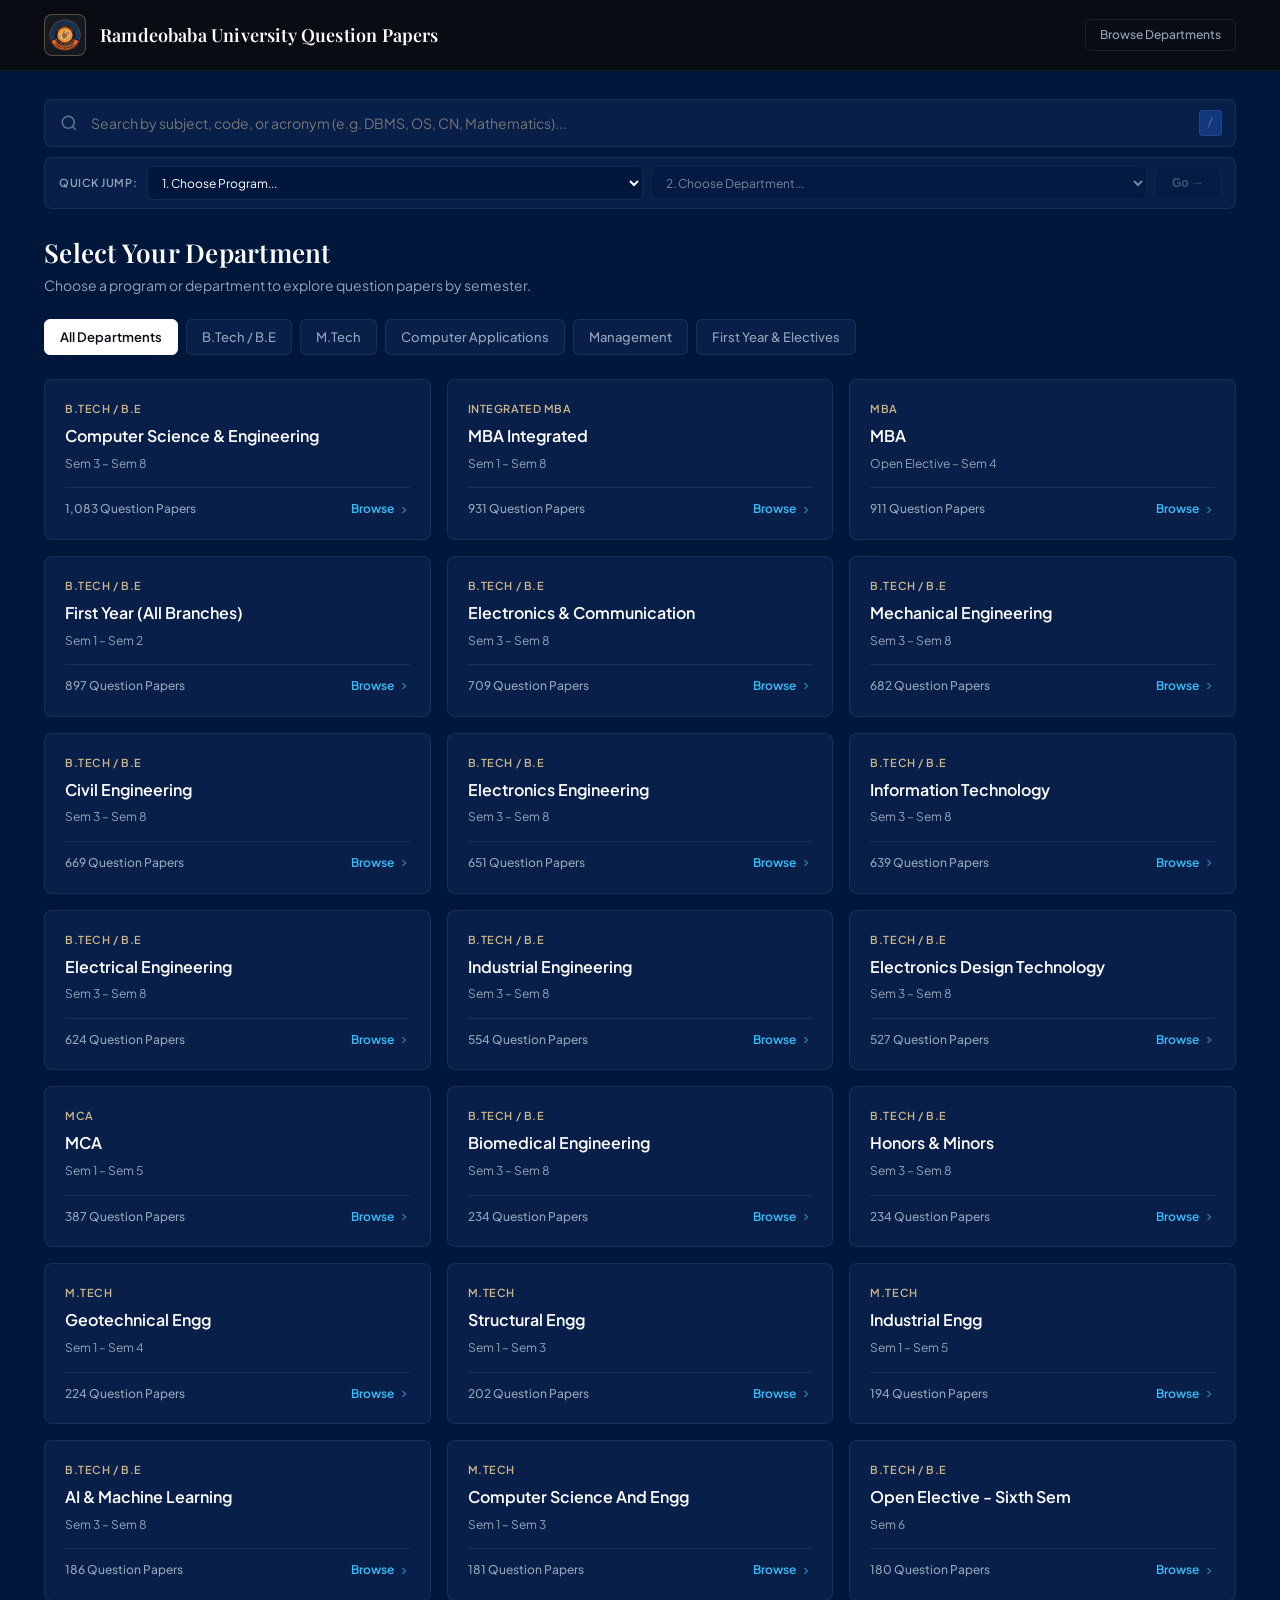
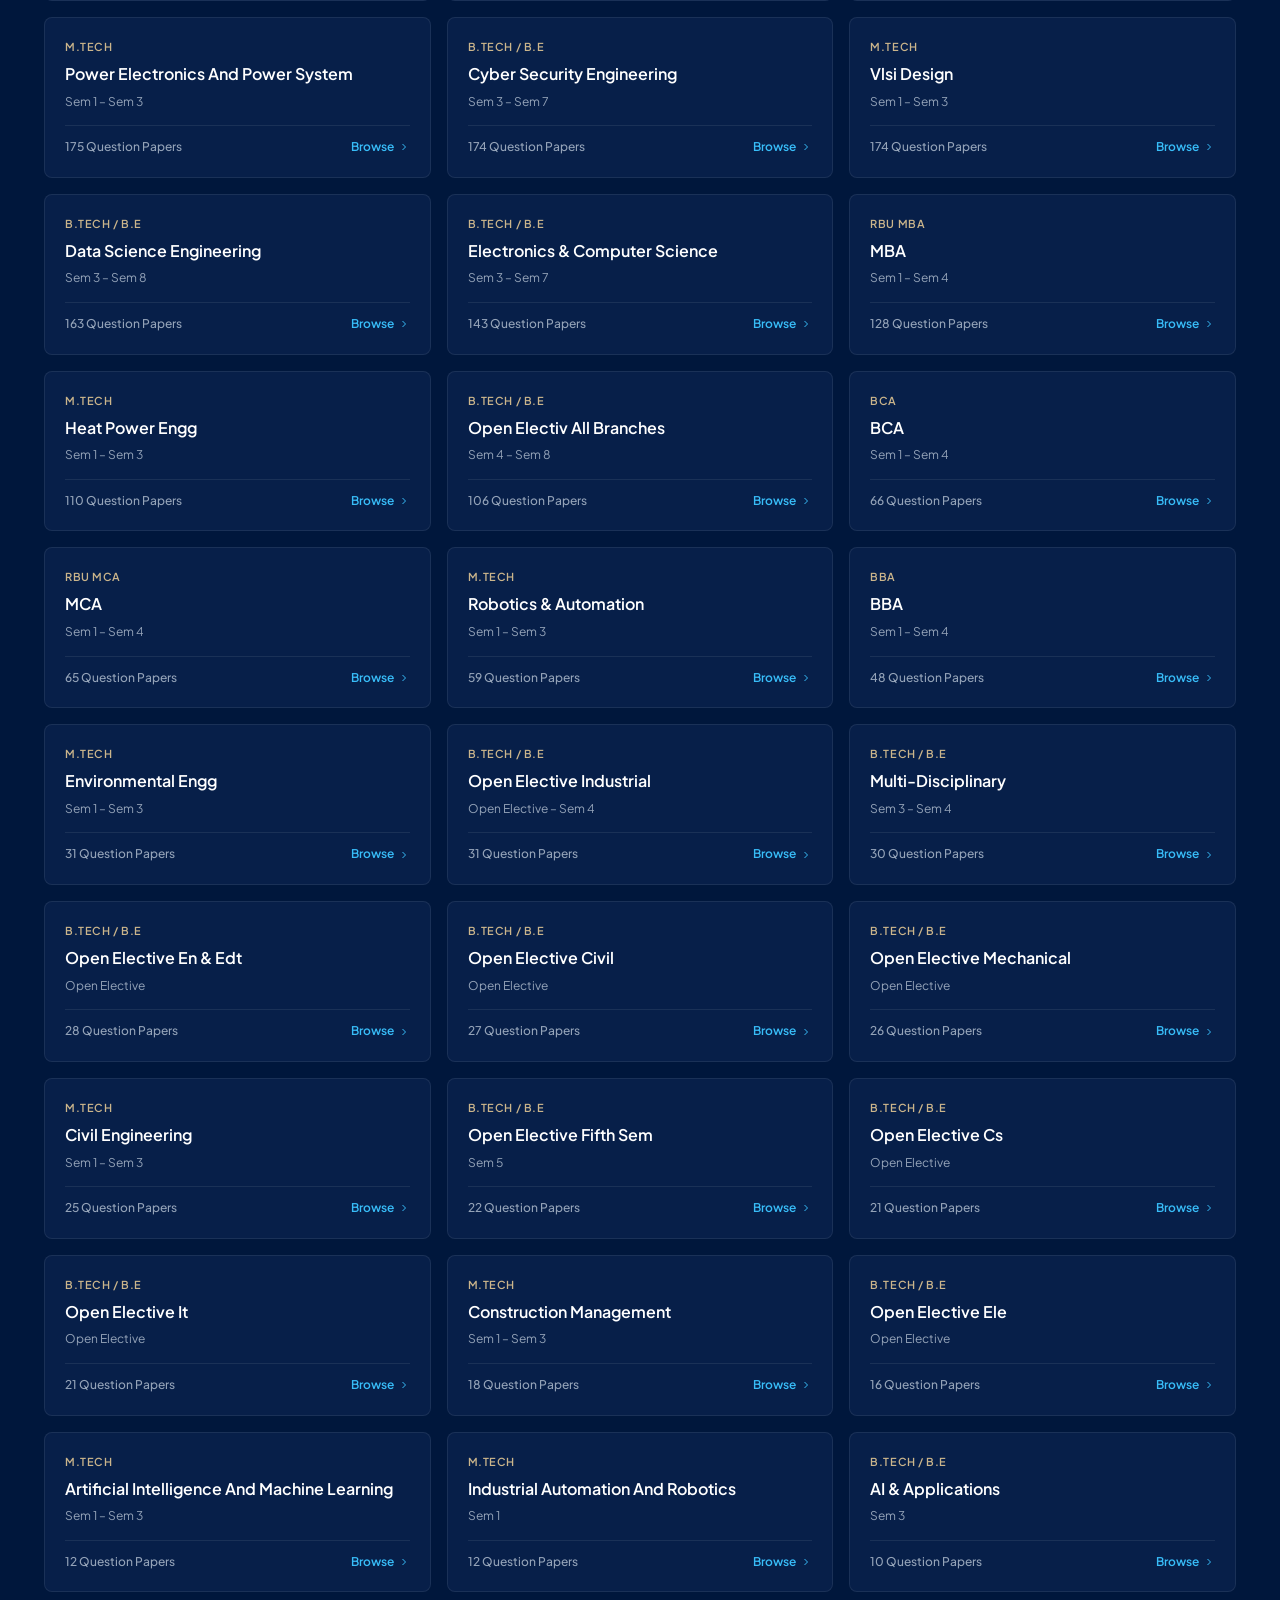
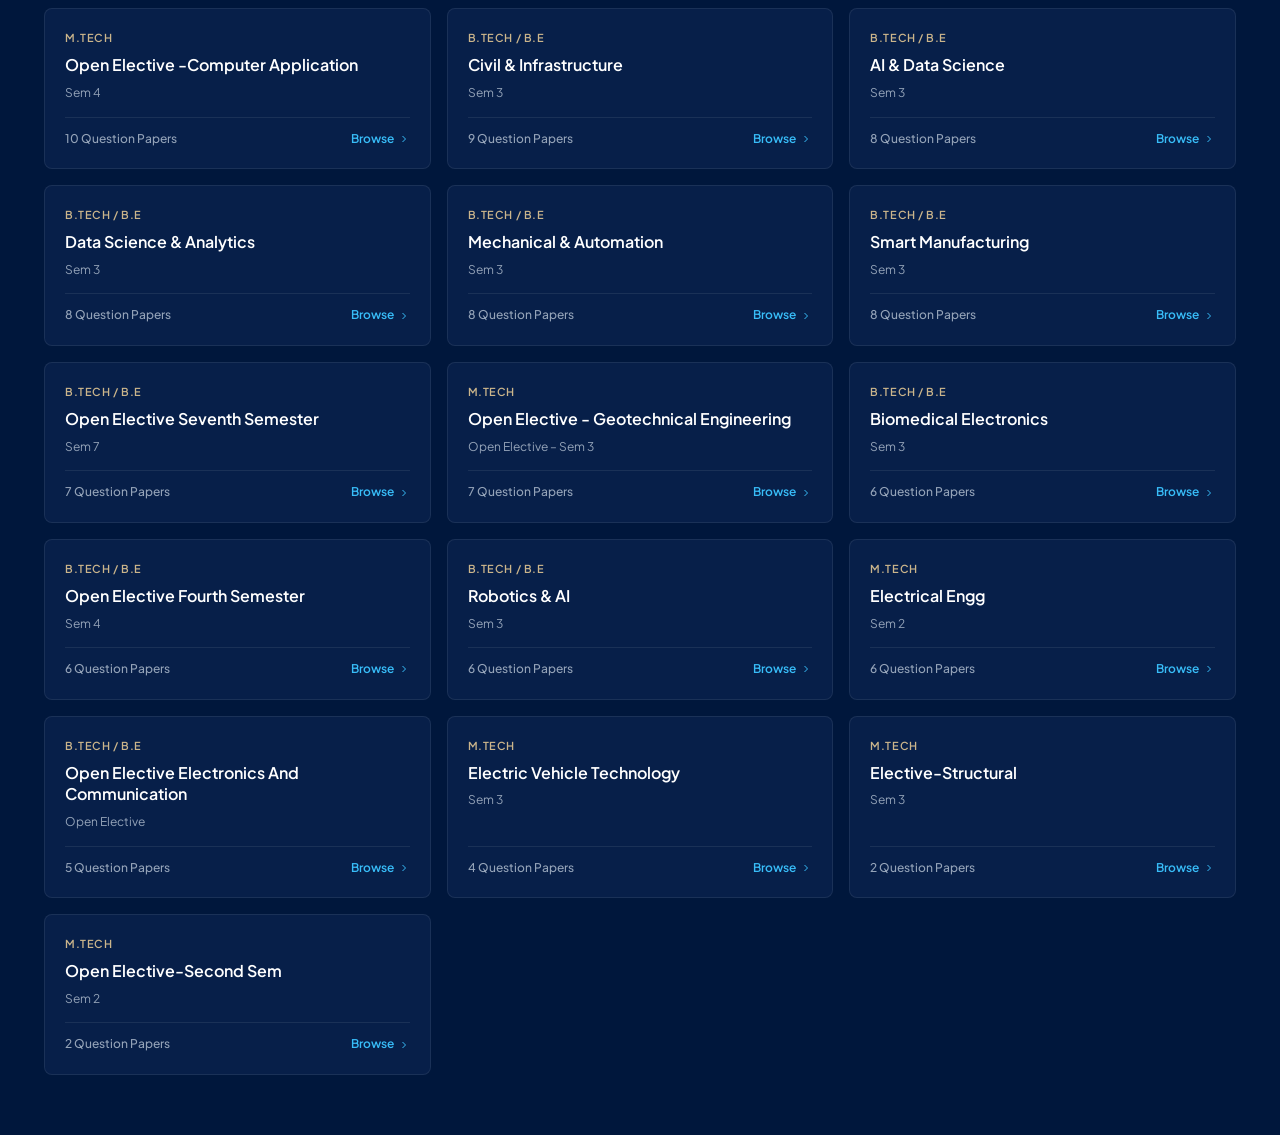
<file: web/index.html>
<!DOCTYPE html>
<html lang="en">
<head>
    <meta charset="UTF-8">
    <meta name="viewport" content="width=device-width, initial-scale=1.0">
    <title>Ramdeobaba University Question Papers</title>
    <!-- Official Ramdeobaba University Favicon -->
    <link rel="icon" type="image/png" sizes="32x32" href="./favicon-32.png">
    <link rel="icon" type="image/png" sizes="192x192" href="./favicon-192.png">
    <link rel="shortcut icon" href="./favicon.ico">
    <link rel="apple-touch-icon" href="./favicon-192.png">
    <link rel="preconnect" href="https://fonts.googleapis.com">
    <link rel="preconnect" href="https://fonts.gstatic.com" crossorigin>
    <link href="https://fonts.googleapis.com/css2?family=Plus+Jakarta+Sans:wght@400;500;600;700&family=Playfair+Display:ital,wght@0,600;1,600&family=JetBrains+Mono:wght@400;500&display=swap" rel="stylesheet">
    <link rel="stylesheet" href="./style.css">
    <!-- Local Offline PDF.js -->
    <script src="./pdf.min.js"></script>
</head>
<body>
    <div class="site-container">
        <!-- University Header -->
        <header class="site-header">
            <div class="header-inner">
                <a href="/" class="brand-link" onclick="handleLinkClick(event, '/')">
                    <div class="university-crest-wrap">
                        <img src="./rbu_emblem.png" alt="Ramdeobaba University Emblem" class="university-crest-img">
                    </div>
                    <div class="brand-info">
                        <h1 class="portal-title">
                            <span class="portal-title-full">Ramdeobaba University Question Papers</span>
                            <span class="portal-title-mobile">RBU Papers</span>
                        </h1>
                    </div>
                </a>

                <div class="header-nav">
                    <button class="nav-btn" id="nav-starred-btn" onclick="showStarredShelf()" style="display:none;">
                        <svg width="14" height="14" viewBox="0 0 24 24" fill="currentColor" stroke="currentColor" stroke-width="1">
                            <polygon points="12 2 15.09 8.26 22 9.27 17 14.14 18.18 21.02 12 17.77 5.82 21.02 7 14.14 2 9.27 8.91 8.26 12 2"></polygon>
                        </svg>
                        <span id="nav-starred-count">Starred (0)</span>
                    </button>
                    <a href="/" class="nav-btn" id="browse-depts-link" onclick="handleLinkClick(event, '/')">Browse Departments</a>
                </div>
            </div>
        </header>

        <!-- Main Workspace -->
        <main class="site-main">
            <!-- Search Bar with Acronym & Typo tolerance -->
            <section class="search-container">
                <div class="search-input-wrap">
                    <svg class="search-icon" width="18" height="18" viewBox="0 0 24 24" fill="none" stroke="currentColor" stroke-width="2">
                        <circle cx="11" cy="11" r="8"></circle>
                        <line x1="21" y1="21" x2="16.65" y2="16.65"></line>
                    </svg>
                    <input type="text" id="search-input" placeholder="Search by subject, code, or acronym (e.g. DBMS, OS, CN, Mathematics)..." autocomplete="off" spellcheck="false">
                    <div class="search-hotkey" id="shortcut-cue">/</div>
                    <button class="search-clear-btn" id="clear-search" style="display:none;" title="Clear search">
                        <svg width="15" height="15" viewBox="0 0 24 24" fill="none" stroke="currentColor" stroke-width="2">
                            <line x1="18" y1="6" x2="6" y2="18"></line>
                            <line x1="6" y1="6" x2="18" y2="18"></line>
                        </svg>
                    </button>
                </div>
                <!-- Acronym suggestion chip -->
                <div class="search-suggestion-bar" id="search-suggestion-bar" style="display:none;">
                    <span class="suggestion-text" id="suggestion-text"></span>
                </div>

                <!-- Instant 2-Step Dropdown Department Jump -->
                <div class="quick-jump-strip" id="quick-jump-strip">
                    <span class="quick-jump-label">Quick Jump:</span>
                    <div class="quick-jump-controls">
                        <select id="quick-program-select" class="quick-select" aria-label="Choose Program">
                            <option value="">1. Choose Program...</option>
                        </select>
                        <select id="quick-branch-select" class="quick-select" aria-label="Choose Department" disabled>
                            <option value="">2. Choose Department...</option>
                        </select>
                        <button id="quick-go-btn" class="quick-go-btn" disabled>Go &rarr;</button>
                    </div>
                </div>
            </section>

            <!-- ===================================================================
                 VIEW 1: DEPARTMENTS & STARRED SUBJECTS (LANDING SCREEN)
                 Never shows full papers at once. Only shows branches first.
                 =================================================================== -->
            <section class="departments-view" id="category-view">
                <!-- Starred / Bookmarked Subjects Shelf -->
                <div class="starred-shelf" id="starred-shelf" style="display: none;">
                    <div class="shelf-header">
                        <div class="shelf-title-wrap">
                            <svg width="16" height="16" viewBox="0 0 24 24" fill="var(--brand-gold)" stroke="var(--brand-gold)" stroke-width="1">
                                <polygon points="12 2 15.09 8.26 22 9.27 17 14.14 18.18 21.02 12 17.77 5.82 21.02 7 14.14 2 9.27 8.91 8.26 12 2"></polygon>
                            </svg>
                            <h3 class="shelf-title">My Starred Subjects</h3>
                        </div>
                        <span class="shelf-subtitle">Quick access saved to your browser</span>
                    </div>
                    <div class="starred-cards-grid" id="starred-cards-grid">
                        <!-- Injected dynamically -->
                    </div>
                </div>

                <div class="departments-heading">
                    <h2 class="view-title">Select Your Department</h2>
                    <p class="view-description">Choose a program or department to explore question papers by semester.</p>
                </div>

                <!-- Discipline Filter Pills (Real links for middle-click/SEO/SPA) -->
                <nav class="discipline-filters" id="category-tabs" aria-label="Discipline Categories">
                    <a href="/?discipline=ALL" class="filter-pill active" data-discipline="ALL">All Departments</a>
                    <a href="/?discipline=BE" class="filter-pill" data-discipline="BE">B.Tech / B.E</a>
                    <a href="/?discipline=MTECH" class="filter-pill" data-discipline="MTECH">M.Tech</a>
                    <a href="/?discipline=CA" class="filter-pill" data-discipline="CA">Computer Applications</a>
                    <a href="/?discipline=MGMT" class="filter-pill" data-discipline="MGMT">Management</a>
                    <a href="/?discipline=COMMON" class="filter-pill" data-discipline="COMMON">First Year &amp; Electives</a>
                </nav>

                <!-- Department Cards Grid -->
                <div class="departments-grid" id="branches-grid">
                    <!-- Populated dynamically -->
                </div>
            </section>

            <!-- ===================================================================
                 VIEW 2: QUESTION PAPERS BROWSER (SHOWN ONLY AFTER SELECTION)
                 =================================================================== -->
            <section class="papers-view" id="explorer-view" style="display: none;">
                <!-- Breadcrumbs & Back Navigation -->
                <div class="view-header">
                    <div class="view-header-main">
                        <a href="/" class="back-link-btn" id="back-to-cats-btn" onclick="handleLinkClick(event, '/')" title="Return to Departments [Alt+Left / Swipe Right]">
                            <svg width="15" height="15" viewBox="0 0 24 24" fill="none" stroke="currentColor" stroke-width="2">
                                <line x1="19" y1="12" x2="5" y2="12"></line>
                                <polyline points="12 19 5 12 12 5"></polyline>
                            </svg>
                            All Departments
                        </a>

                        <div class="title-details">
                            <nav class="breadcrumb-trail" id="explorer-breadcrumbs" aria-label="Breadcrumb Trail">
                                <a href="/" class="crumb-link" onclick="handleLinkClick(event, '/')">Departments</a>
                                <span class="crumb-sep">&rsaquo;</span>
                                <a href="/?discipline=ALL" class="crumb-link" id="bread-program" onclick="handleCrumbDisciplineClick(event)">Program</a>
                                <span class="crumb-sep">&rsaquo;</span>
                                <span id="bread-branch" class="active-crumb">Branch</span>
                            </nav>
                            <h2 class="selected-department-title" id="explorer-branch-title">Department Name</h2>
                        </div>
                    </div>

                    <!-- Feature 6: WhatsApp & Telegram "Class Pack" Share Formatter -->
                    <div class="view-header-actions">
                        <button class="share-classpack-btn" id="share-classpack-btn" onclick="openClassPackModal()" title="Format and share question papers pack to WhatsApp / Telegram">
                            <svg width="15" height="15" viewBox="0 0 24 24" fill="none" stroke="currentColor" stroke-width="2">
                                <circle cx="18" cy="5" r="3"></circle>
                                <circle cx="6" cy="12" r="3"></circle>
                                <circle cx="18" cy="19" r="3"></circle>
                                <line x1="8.59" y1="13.51" x2="15.42" y2="17.49"></line>
                                <line x1="15.41" y1="6.51" x2="8.59" y2="10.49"></line>
                            </svg>
                            <span>Share Class Pack</span>
                        </button>
                    </div>
                </div>

                <!-- Streamlined Department Workspace Toolbar (Semester Strip Only) -->
                <div class="explorer-toolbar-card">
                    <div class="semester-strip">
                        <span class="strip-label">Semester:</span>
                        <div class="semester-options" id="semester-pills">
                            <!-- Injected dynamically -->
                        </div>
                    </div>
                </div>

                <!-- Results Status Bar -->
                <div class="results-bar">
                    <span class="papers-count-text" id="results-count">Loading papers...</span>
                </div>

                <!-- Content Container: Subject Groups OR Flat Papers -->
                <div class="subjects-container" id="subjects-container">
                    <!-- Injected dynamically -->
                </div>

                <!-- Empty State -->
                <div class="empty-state" id="empty-state" style="display: none;">
                    <h3>No question papers found</h3>
                    <p>There are no past papers matching your current semester or examination filter.</p>
                    <button class="action-btn-primary" onclick="resetBranchFilters()">Show All Papers in this Department</button>
                </div>

                <!-- Pagination Navigation -->
                <nav class="pagination-bar" id="pagination" style="display: none;" aria-label="Pagination Navigation">
                    <a href="#" class="page-button" id="prev-page">&larr; Previous</a>
                    <div class="page-numbers-wrap" id="page-numbers"></div>
                    <a href="#" class="page-button" id="next-page">Next &rarr;</a>
                </nav>
            </section>
        </main>

        <!-- Mobile Bottom App Navigation Bar -->
        <nav class="mobile-bottom-bar" id="mobile-bottom-bar" aria-label="Mobile Navigation">
            <a href="/" class="mobile-tab" id="tab-home" onclick="handleLinkClick(event, '/')">
                <svg width="20" height="20" viewBox="0 0 24 24" fill="none" stroke="currentColor" stroke-width="2">
                    <path d="M3 9l9-7 9 7v11a2 2 0 0 1-2 2H5a2 2 0 0 1-2-2z"></path>
                    <polyline points="9 22 9 12 15 12 15 22"></polyline>
                </svg>
                <span>Home</span>
            </a>
            <button class="mobile-tab" id="tab-search" onclick="focusSearchInput()" type="button">
                <svg width="20" height="20" viewBox="0 0 24 24" fill="none" stroke="currentColor" stroke-width="2">
                    <circle cx="11" cy="11" r="8"></circle>
                    <line x1="21" y1="21" x2="16.65" y2="16.65"></line>
                </svg>
                <span>Search</span>
            </button>
            <button class="mobile-tab" id="tab-starred" onclick="showStarredShelf()" type="button">
                <div class="mobile-tab-icon-wrap">
                    <svg width="20" height="20" viewBox="0 0 24 24" fill="currentColor" stroke="currentColor" stroke-width="1.5">
                        <polygon points="12 2 15.09 8.26 22 9.27 17 14.14 18.18 21.02 12 17.77 5.82 21.02 7 14.14 2 9.27 8.91 8.26 12 2"></polygon>
                    </svg>
                    <span id="mobile-starred-badge" class="mobile-tab-badge" style="display: none;">0</span>
                </div>
                <span>Starred</span>
            </button>
            <button class="mobile-tab" id="tab-share" onclick="openClassPackModal()" type="button">
                <svg width="20" height="20" viewBox="0 0 24 24" fill="none" stroke="currentColor" stroke-width="2">
                    <circle cx="18" cy="5" r="3"></circle>
                    <circle cx="6" cy="12" r="3"></circle>
                    <circle cx="18" cy="19" r="3"></circle>
                    <line x1="8.59" y1="13.51" x2="15.42" y2="17.49"></line>
                    <line x1="15.41" y1="6.51" x2="8.59" y2="10.49"></line>
                </svg>
                <span>Share</span>
            </button>
        </nav>
    </div>

    <!-- Clean Document Reading Modal with PDF.js Canvas Fallback -->
    <div class="reader-modal-overlay" id="reader-modal" style="display: none;">
        <div class="reader-modal-window">
            <!-- Modal Header -->
            <div class="reader-modal-bar">
                <button class="reader-back-btn" onclick="closeReader()" title="Back [Esc]" aria-label="Back">
                    <svg width="20" height="20" viewBox="0 0 24 24" fill="none" stroke="currentColor" stroke-width="2.4">
                        <polyline points="15 18 9 12 15 6"></polyline>
                    </svg>
                </button>
                <div class="reader-paper-info">
                    <h3 class="reader-paper-title" id="modal-title">Subject Title</h3>
                    <span class="reader-paper-sub" id="modal-meta">Program &bull; Branch &bull; Semester &bull; Session Year</span>
                </div>

                <div class="reader-modal-controls">
                    <!-- Relative paper navigation (Prev / Next in subject) -->
                    <div class="reader-paper-nav-group">
                        <button class="reader-ctrl-btn" id="modal-prev-paper" onclick="navPaperRelative(-1)" title="Previous Paper in subject [ [ ]">
                            <svg width="13" height="13" viewBox="0 0 24 24" fill="none" stroke="currentColor" stroke-width="2">
                                <polyline points="15 18 9 12 15 6"></polyline>
                            </svg>
                            <span class="ctrl-label">Prev</span>
                        </button>
                        <button class="reader-ctrl-btn" id="modal-next-paper" onclick="navPaperRelative(1)" title="Next Paper in subject [ ] ]">
                            <span class="ctrl-label">Next</span>
                            <svg width="13" height="13" viewBox="0 0 24 24" fill="none" stroke="currentColor" stroke-width="2">
                                <polyline points="9 18 15 12 9 6"></polyline>
                            </svg>
                        </button>
                    </div>

                    <!-- Viewer mode toggle (Mobile/Desktop) -->
                    <button class="reader-ctrl-btn" id="viewer-toggle-btn" onclick="toggleViewerEngine()" title="Toggle between Native and Mobile Canvas reader">
                        <span id="viewer-toggle-label">Mobile Mode</span>
                    </button>

                    <a href="#" class="reader-ctrl-btn" id="modal-open-tab" target="_blank" rel="noopener">
                        <svg width="14" height="14" viewBox="0 0 24 24" fill="none" stroke="currentColor" stroke-width="2">
                            <path d="M18 13v6a2 2 0 0 1-2 2H5a2 2 0 0 1-2-2V8a2 2 0 0 1 2-2h6"></path>
                            <polyline points="15 3 21 3 21 9"></polyline>
                            <line x1="10" y1="14" x2="21" y2="3"></line>
                        </svg>
                        Open PDF
                    </a>

                    <a href="#" class="reader-ctrl-btn" id="modal-download" download>
                        <svg width="14" height="14" viewBox="0 0 24 24" fill="none" stroke="currentColor" stroke-width="2">
                            <path d="M21 15v4a2 2 0 0 1-2 2H5a2 2 0 0 1-2-2v-4"></path>
                            <polyline points="7 10 12 15 17 10"></polyline>
                            <line x1="12" y1="15" x2="12" y2="3"></line>
                        </svg>
                        Download
                    </a>

                    <!-- Feature 10: Supplementary / Formula Sheet Attachment Button -->
                    <button class="reader-ctrl-btn" id="modal-aid-btn" onclick="openCurrentPaperSupplementary()" style="display:none;" title="View Exam Aids & Formula Sheets">
                        <svg width="14" height="14" viewBox="0 0 24 24" fill="none" stroke="currentColor" stroke-width="2">
                            <path d="M14 2H6a2 2 0 0 0-2 2v16a2 2 0 0 0 2 2h12a2 2 0 0 0 2-2V8z"></path>
                            <polyline points="14 2 14 8 20 8"></polyline>
                            <line x1="16" y1="13" x2="8" y2="13"></line>
                            <line x1="16" y1="17" x2="8" y2="17"></line>
                        </svg>
                        Exam Aids
                    </button>

                    <button class="reader-close-btn" id="modal-close" title="Close [Esc]">
                        <svg width="16" height="16" viewBox="0 0 24 24" fill="none" stroke="currentColor" stroke-width="2">
                            <line x1="18" y1="6" x2="6" y2="18"></line>
                            <line x1="6" y1="6" x2="18" y2="18"></line>
                        </svg>
                    </button>
                </div>
            </div>

            <!-- PDF.js Mobile Canvas Controls Toolbar (Shown when using Canvas Reader) -->
            <div class="canvas-reader-toolbar" id="canvas-toolbar" style="display: none;">
                <button class="canvas-tool-btn" id="pdf-prev-btn" onclick="prevCanvasPage()">&larr; Prev</button>
                <span class="canvas-page-indicator" id="pdf-page-num">Page 1 of 1</span>
                <button class="canvas-tool-btn" id="pdf-next-btn" onclick="nextCanvasPage()">Next &rarr;</button>
                <div class="canvas-zoom-group">
                    <button class="canvas-tool-btn" onclick="zoomCanvas(-0.15)">-</button>
                    <span class="canvas-zoom-text" id="pdf-zoom-text">100%</span>
                    <button class="canvas-tool-btn" onclick="zoomCanvas(0.15)">+</button>
                    <button class="canvas-tool-btn" onclick="resetCanvasZoom()">Fit</button>
                </div>
            </div>

            <!-- Document Viewing Frame (Native iframe or Canvas) -->
            <div class="reader-frame-body" id="reader-frame-body">
                <div id="reader-loading" class="reader-loading" style="display: none;">
                    <div class="reader-spinner"></div>
                    <span class="reader-loading-text">Loading question paper...</span>
                </div>
                <iframe id="modal-iframe" src="about:blank" frameborder="0"></iframe>
                <div id="canvas-viewer-wrap" class="canvas-viewer-wrap" style="display: none;">
                    <canvas id="pdf-render-canvas"></canvas>
                </div>
            </div>
        </div>
    </div>

    <!-- Feature 6: WhatsApp & Telegram "Class Pack" Share Formatter Modal -->
    <div class="share-modal-overlay" id="share-modal" style="display: none;">
        <div class="share-modal-window">
            <div class="share-modal-header">
                <div class="share-title-group">
                    <h3 class="share-title" id="share-modal-title">Share Class Pack</h3>
                    <span class="share-subtitle" id="share-modal-sub">Formatted announcement for WhatsApp, Telegram &amp; Study Groups</span>
                </div>
                <button class="share-close-btn" id="share-modal-close" onclick="closeShareModal()" title="Close [Esc]">
                    <svg width="16" height="16" viewBox="0 0 24 24" fill="none" stroke="currentColor" stroke-width="2">
                        <line x1="18" y1="6" x2="6" y2="18"></line>
                        <line x1="6" y1="6" x2="18" y2="18"></line>
                    </svg>
                </button>
            </div>

            <div class="share-modal-body">
                <textarea id="share-text-area" class="share-textarea" style="display:none;" readonly spellcheck="false"></textarea>

                <div class="share-actions-row">
                    <button class="share-btn share-btn-copy" id="share-copy-btn" onclick="copyShareText()">
                        <svg width="16" height="16" viewBox="0 0 24 24" fill="none" stroke="currentColor" stroke-width="2">
                            <rect x="9" y="9" width="13" height="13" rx="2" ry="2"></rect>
                            <path d="M5 15H4a2 2 0 0 1-2-2V4a2 2 0 0 1 2-2h9a2 2 0 0 1 2 2v1"></path>
                        </svg>
                        <span id="share-copy-label">Copy to Clipboard</span>
                    </button>

                    <a href="#" target="_blank" rel="noopener" class="share-btn share-btn-whatsapp" id="share-whatsapp-btn">
                        <svg width="16" height="16" viewBox="0 0 24 24" fill="currentColor">
                            <path d="M.057 24l1.687-6.163c-1.041-1.804-1.588-3.849-1.587-5.946.003-6.556 5.338-11.891 11.893-11.891 3.181.001 6.167 1.24 8.413 3.488 2.245 2.248 3.481 5.236 3.48 8.414-.003 6.557-5.338 11.892-11.893 11.892-1.99-.001-3.951-.5-5.688-1.448l-6.305 1.654zm6.597-3.807c1.676.995 3.276 1.591 5.392 1.592 5.448 0 9.886-4.434 9.889-9.885.002-5.462-4.415-9.89-9.881-9.892-5.452 0-9.887 4.434-9.889 9.884-.001 2.225.651 3.891 1.746 5.634l-.999 3.648 3.742-.981zm11.387-5.464c-.074-.124-.272-.198-.57-.347-.297-.149-1.758-.868-2.031-.967-.272-.099-.47-.149-.669.149-.198.297-.768.967-.941 1.165-.173.198-.347.223-.644.074-.297-.149-1.255-.462-2.39-1.475-.883-.788-1.48-1.761-1.653-2.059-.173-.297-.018-.458.13-.606.134-.133.297-.347.446-.521.151-.172.2-.296.3-.495.099-.198.05-.372-.025-.521-.075-.148-.669-1.611-.916-2.206-.242-.579-.487-.501-.669-.51l-.57-.01c-.198 0-.52.074-.792.372s-1.04 1.016-1.04 2.479 1.065 2.876 1.213 3.074c.149.198 2.095 3.2 5.076 4.487.709.306 1.263.489 1.694.626.712.226 1.36.194 1.872.118.571-.085 1.758-.719 2.006-1.413.248-.695.248-1.29.173-1.414z"/>
                        </svg>
                        <span>WhatsApp</span>
                    </a>

                    <a href="#" target="_blank" rel="noopener" class="share-btn share-btn-telegram" id="share-telegram-btn">
                        <svg width="16" height="16" viewBox="0 0 24 24" fill="currentColor">
                            <path d="M11.944 0A12 12 0 0 0 0 12a12 12 0 0 0 12 12 12 12 0 0 0 12-12A12 12 0 0 0 12 0a12 12 0 0 0-.056 0zm4.962 7.224c.1-.002.321.023.465.14a.506.506 0 0 1 .171.325c.016.093.036.306.02.472-.18 1.898-.962 6.502-1.36 8.627-.168.9-.499 1.201-.82 1.23-.696.065-1.225-.46-1.9-.902-1.056-.693-1.653-1.124-2.678-1.8-1.185-.78-.417-1.21.258-1.91.177-.184 3.247-2.977 3.307-3.23.007-.032.014-.15-.056-.212s-.174-.041-.249-.024c-.106.024-1.793 1.14-5.061 3.345-.48.33-.913.49-1.302.48-.428-.008-1.252-.241-1.865-.44-.752-.245-1.349-.374-1.297-.789.027-.216.325-.437.893-.663 3.498-1.524 5.83-2.529 6.998-3.014 3.332-1.386 4.025-1.627 4.476-1.635z"/>
                        </svg>
                        <span>Telegram</span>
                    </a>
                </div>
            </div>
        </div>
    </div>

    <script src="./app.js"></script>
</body>
</html>
</file>
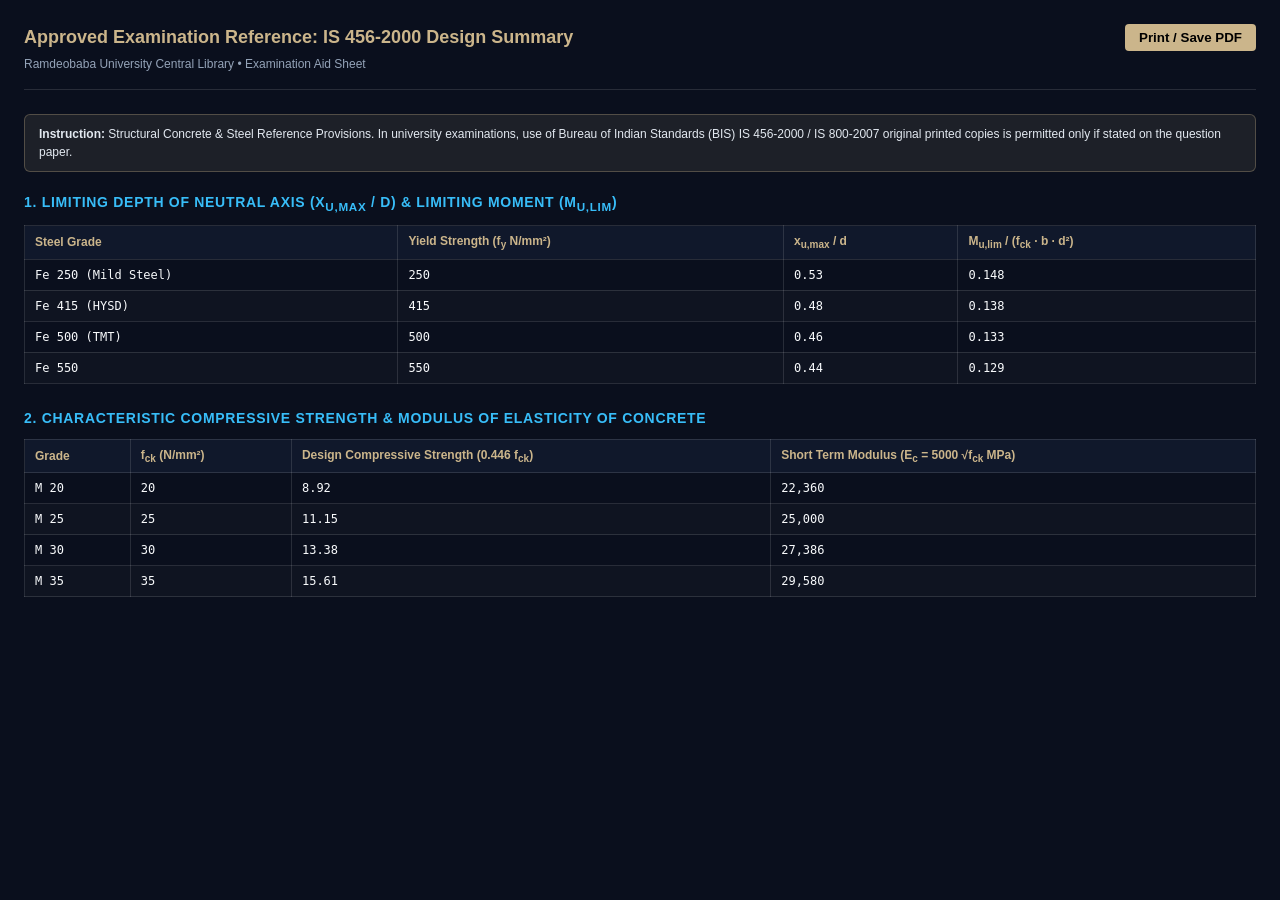
<file: web/references/civil_codes.html>
<!DOCTYPE html>
<html lang="en">
<head>
    <meta charset="UTF-8">
    <meta name="viewport" content="width=device-width, initial-scale=1.0">
    <title>Structural Design &amp; IS 456 Reference Summary &mdash; Ramdeobaba University</title>
    <style>
        :root {
            --bg: #0a0f1d;
            --surface: #10182b;
            --border: rgba(255, 255, 255, 0.12);
            --text: #f8fafc;
            --muted: #94a3b8;
            --gold: #cbb58b;
            --blue: #38bdf8;
        }
        body {
            font-family: -apple-system, BlinkMacSystemFont, "Segoe UI", Roboto, "Plus Jakarta Sans", sans-serif;
            background: var(--bg);
            color: var(--text);
            margin: 0;
            padding: 24px;
            font-size: 13px;
            line-height: 1.5;
        }
        .header {
            border-bottom: 1px solid var(--border);
            padding-bottom: 16px;
            margin-bottom: 24px;
            display: flex;
            justify-content: space-between;
            align-items: flex-start;
        }
        .title {
            font-size: 18px;
            font-weight: 700;
            color: var(--gold);
            margin: 0 0 4px 0;
        }
        .subtitle {
            color: var(--muted);
            font-size: 12px;
        }
        .notice {
            background: rgba(203, 181, 139, 0.1);
            border: 1px solid rgba(203, 181, 139, 0.3);
            border-radius: 6px;
            padding: 10px 14px;
            margin-bottom: 20px;
            font-size: 12px;
            color: #e2e8f0;
        }
        .section-title {
            font-size: 14px;
            font-weight: 600;
            color: var(--blue);
            margin: 20px 0 10px 0;
            text-transform: uppercase;
            letter-spacing: 0.05em;
        }
        table {
            width: 100%;
            border-collapse: collapse;
            margin-bottom: 24px;
            font-size: 12px;
        }
        th, td {
            border: 1px solid var(--border);
            padding: 6px 10px;
            text-align: left;
        }
        th {
            background: var(--surface);
            color: var(--gold);
            font-weight: 600;
        }
        tr:nth-child(even) {
            background: rgba(255, 255, 255, 0.02);
        }
        .mono {
            font-family: ui-monospace, Menlo, Consolas, monospace;
        }
        .print-btn {
            background: var(--gold);
            color: #000;
            border: none;
            padding: 6px 14px;
            border-radius: 4px;
            font-weight: 600;
            cursor: pointer;
        }
        @media print {
            body { background: #fff; color: #000; }
            th, td { border-color: #ccc; }
            th { background: #f0f0f0; color: #000; }
            .print-btn { display: none; }
        }
    </style>
</head>
<body>
    <div class="header">
        <div>
            <h1 class="title">Approved Examination Reference: IS 456-2000 Design Summary</h1>
            <div class="subtitle">Ramdeobaba University Central Library &bull; Examination Aid Sheet</div>
        </div>
        <button class="print-btn" onclick="window.print()">Print / Save PDF</button>
    </div>

    <div class="notice">
        <strong>Instruction:</strong> Structural Concrete &amp; Steel Reference Provisions. In university examinations, use of Bureau of Indian Standards (BIS) IS 456-2000 / IS 800-2007 original printed copies is permitted only if stated on the question paper.
    </div>

    <div class="section-title">1. Limiting Depth of Neutral Axis (x<sub>u,max</sub> / d) &amp; Limiting Moment (M<sub>u,lim</sub>)</div>
    <table>
        <thead>
            <tr>
                <th>Steel Grade</th>
                <th>Yield Strength (f<sub>y</sub> N/mm&sup2;)</th>
                <th>x<sub>u,max</sub> / d</th>
                <th>M<sub>u,lim</sub> / (f<sub>ck</sub> &middot; b &middot; d&sup2;)</th>
            </tr>
        </thead>
        <tbody class="mono">
            <tr><td>Fe 250 (Mild Steel)</td><td>250</td><td>0.53</td><td>0.148</td></tr>
            <tr><td>Fe 415 (HYSD)</td><td>415</td><td>0.48</td><td>0.138</td></tr>
            <tr><td>Fe 500 (TMT)</td><td>500</td><td>0.46</td><td>0.133</td></tr>
            <tr><td>Fe 550</td><td>550</td><td>0.44</td><td>0.129</td></tr>
        </tbody>
    </table>

    <div class="section-title">2. Characteristic Compressive Strength &amp; Modulus of Elasticity of Concrete</div>
    <table>
        <thead>
            <tr>
                <th>Grade</th>
                <th>f<sub>ck</sub> (N/mm&sup2;)</th>
                <th>Design Compressive Strength (0.446 f<sub>ck</sub>)</th>
                <th>Short Term Modulus (E<sub>c</sub> = 5000 &radic;f<sub>ck</sub> MPa)</th>
            </tr>
        </thead>
        <tbody class="mono">
            <tr><td>M 20</td><td>20</td><td>8.92</td><td>22,360</td></tr>
            <tr><td>M 25</td><td>25</td><td>11.15</td><td>25,000</td></tr>
            <tr><td>M 30</td><td>30</td><td>13.38</td><td>27,386</td></tr>
            <tr><td>M 35</td><td>35</td><td>15.61</td><td>29,580</td></tr>
        </tbody>
    </table>
</body>
</html>
</file>
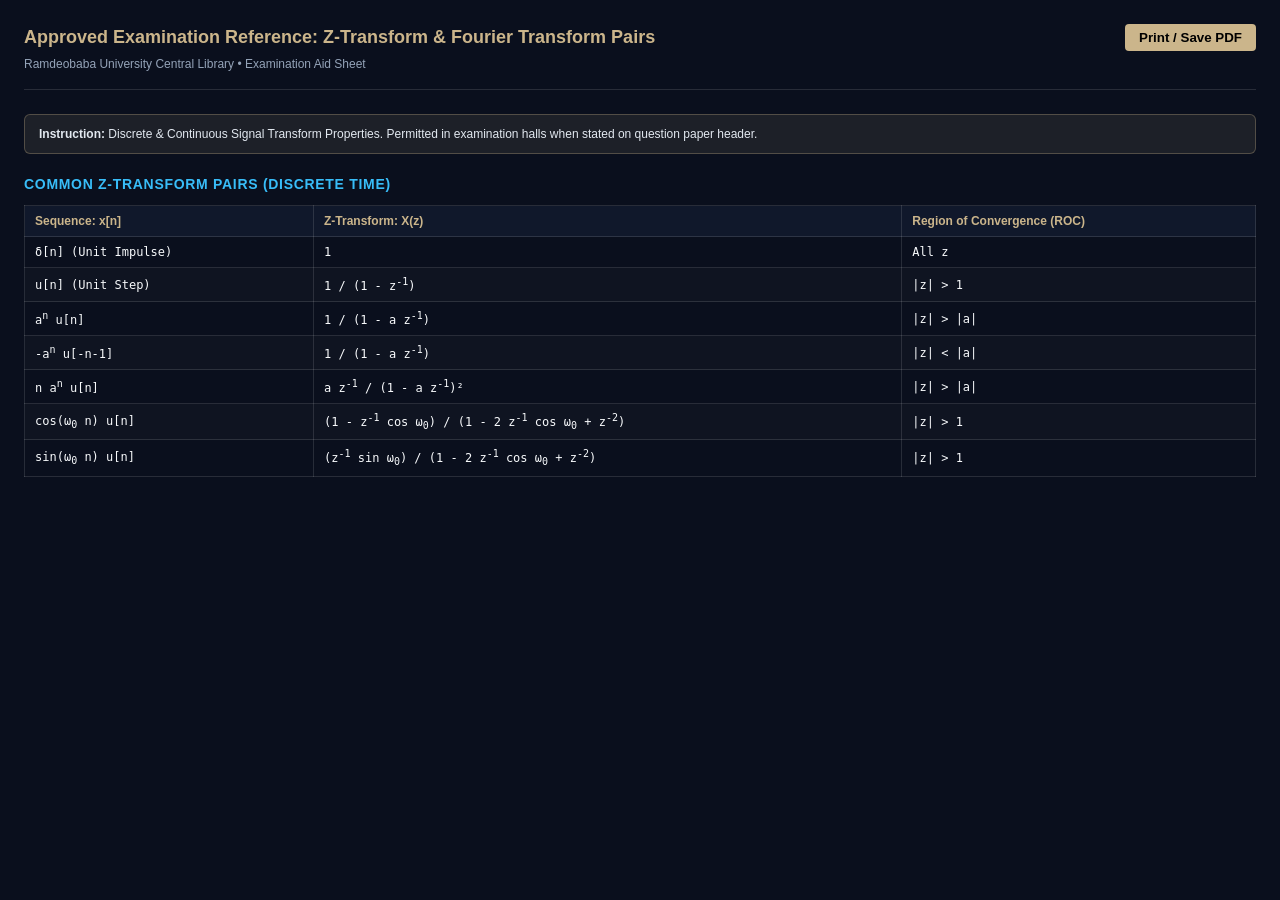
<file: web/references/ee_transforms.html>
<!DOCTYPE html>
<html lang="en">
<head>
    <meta charset="UTF-8">
    <meta name="viewport" content="width=device-width, initial-scale=1.0">
    <title>Signals &amp; Systems Transform Pairs &mdash; Ramdeobaba University</title>
    <style>
        :root {
            --bg: #0a0f1d;
            --surface: #10182b;
            --border: rgba(255, 255, 255, 0.12);
            --text: #f8fafc;
            --muted: #94a3b8;
            --gold: #cbb58b;
            --blue: #38bdf8;
        }
        body {
            font-family: -apple-system, BlinkMacSystemFont, "Segoe UI", Roboto, "Plus Jakarta Sans", sans-serif;
            background: var(--bg);
            color: var(--text);
            margin: 0;
            padding: 24px;
            font-size: 13px;
            line-height: 1.5;
        }
        .header {
            border-bottom: 1px solid var(--border);
            padding-bottom: 16px;
            margin-bottom: 24px;
            display: flex;
            justify-content: space-between;
            align-items: flex-start;
        }
        .title {
            font-size: 18px;
            font-weight: 700;
            color: var(--gold);
            margin: 0 0 4px 0;
        }
        .subtitle {
            color: var(--muted);
            font-size: 12px;
        }
        .notice {
            background: rgba(203, 181, 139, 0.1);
            border: 1px solid rgba(203, 181, 139, 0.3);
            border-radius: 6px;
            padding: 10px 14px;
            margin-bottom: 20px;
            font-size: 12px;
            color: #e2e8f0;
        }
        .section-title {
            font-size: 14px;
            font-weight: 600;
            color: var(--blue);
            margin: 20px 0 10px 0;
            text-transform: uppercase;
            letter-spacing: 0.05em;
        }
        table {
            width: 100%;
            border-collapse: collapse;
            margin-bottom: 24px;
            font-size: 12px;
        }
        th, td {
            border: 1px solid var(--border);
            padding: 6px 10px;
            text-align: left;
        }
        th {
            background: var(--surface);
            color: var(--gold);
            font-weight: 600;
        }
        tr:nth-child(even) {
            background: rgba(255, 255, 255, 0.02);
        }
        .mono {
            font-family: ui-monospace, Menlo, Consolas, monospace;
        }
        .print-btn {
            background: var(--gold);
            color: #000;
            border: none;
            padding: 6px 14px;
            border-radius: 4px;
            font-weight: 600;
            cursor: pointer;
        }
        @media print {
            body { background: #fff; color: #000; }
            th, td { border-color: #ccc; }
            th { background: #f0f0f0; color: #000; }
            .print-btn { display: none; }
        }
    </style>
</head>
<body>
    <div class="header">
        <div>
            <h1 class="title">Approved Examination Reference: Z-Transform &amp; Fourier Transform Pairs</h1>
            <div class="subtitle">Ramdeobaba University Central Library &bull; Examination Aid Sheet</div>
        </div>
        <button class="print-btn" onclick="window.print()">Print / Save PDF</button>
    </div>

    <div class="notice">
        <strong>Instruction:</strong> Discrete &amp; Continuous Signal Transform Properties. Permitted in examination halls when stated on question paper header.
    </div>

    <div class="section-title">Common Z-Transform Pairs (Discrete Time)</div>
    <table>
        <thead>
            <tr>
                <th>Sequence: x[n]</th>
                <th>Z-Transform: X(z)</th>
                <th>Region of Convergence (ROC)</th>
            </tr>
        </thead>
        <tbody class="mono">
            <tr><td>&delta;[n] (Unit Impulse)</td><td>1</td><td>All z</td></tr>
            <tr><td>u[n] (Unit Step)</td><td>1 / (1 - z<sup>-1</sup>)</td><td>|z| &gt; 1</td></tr>
            <tr><td>a<sup>n</sup> u[n]</td><td>1 / (1 - a z<sup>-1</sup>)</td><td>|z| &gt; |a|</td></tr>
            <tr><td>-a<sup>n</sup> u[-n-1]</td><td>1 / (1 - a z<sup>-1</sup>)</td><td>|z| &lt; |a|</td></tr>
            <tr><td>n a<sup>n</sup> u[n]</td><td>a z<sup>-1</sup> / (1 - a z<sup>-1</sup>)&sup2;</td><td>|z| &gt; |a|</td></tr>
            <tr><td>cos(&omega;<sub>0</sub> n) u[n]</td><td>(1 - z<sup>-1</sup> cos &omega;<sub>0</sub>) / (1 - 2 z<sup>-1</sup> cos &omega;<sub>0</sub> + z<sup>-2</sup>)</td><td>|z| &gt; 1</td></tr>
            <tr><td>sin(&omega;<sub>0</sub> n) u[n]</td><td>(z<sup>-1</sup> sin &omega;<sub>0</sub>) / (1 - 2 z<sup>-1</sup> cos &omega;<sub>0</sub> + z<sup>-2</sup>)</td><td>|z| &gt; 1</td></tr>
        </tbody>
    </table>
</body>
</html>
</file>
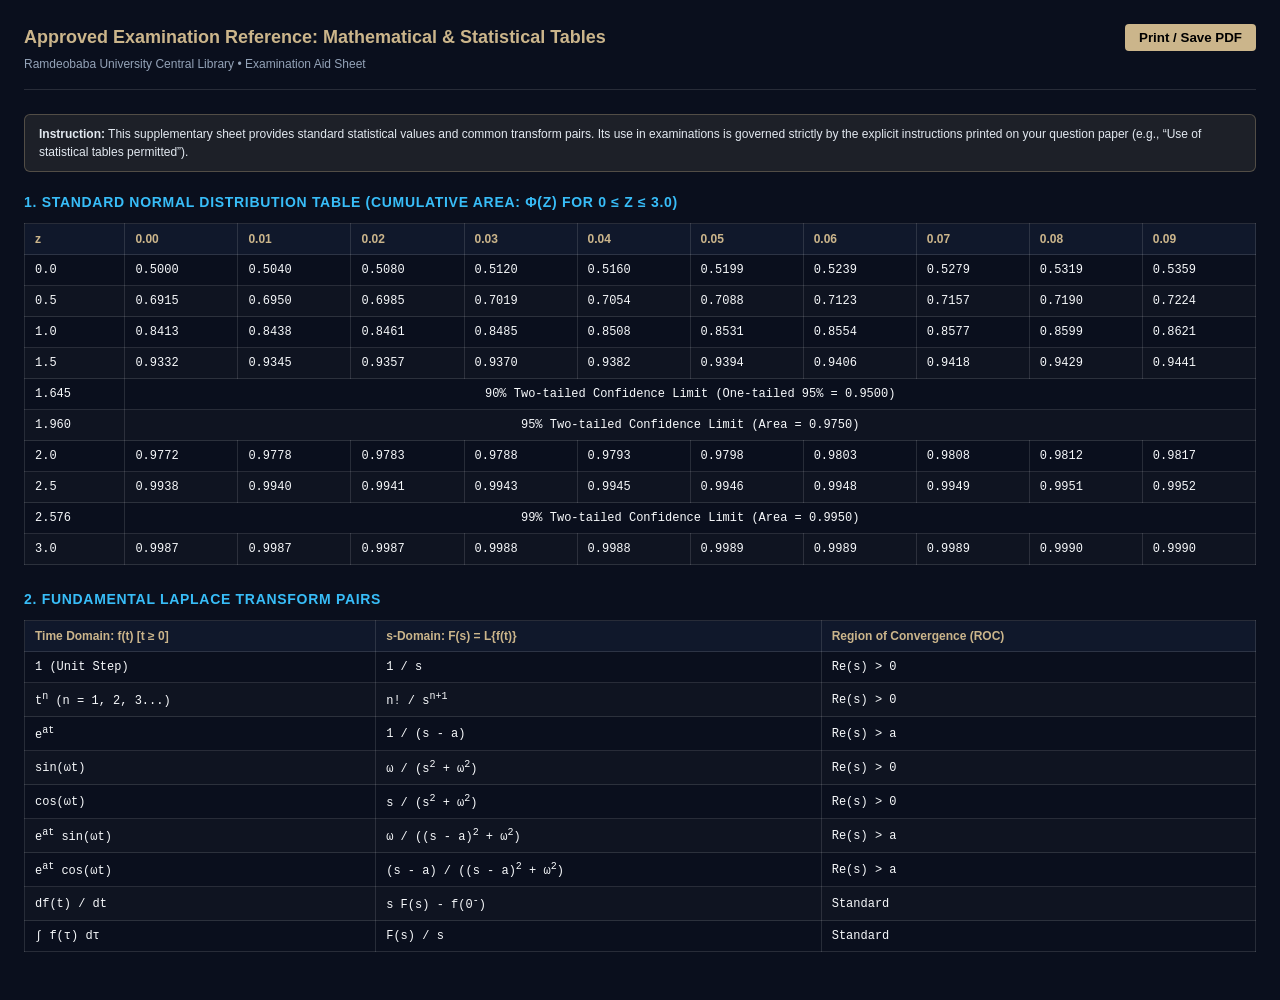
<file: web/references/math_stats.html>
<!DOCTYPE html>
<html lang="en">
<head>
    <meta charset="UTF-8">
    <meta name="viewport" content="width=device-width, initial-scale=1.0">
    <title>Mathematical &amp; Statistical Reference Sheet &mdash; Ramdeobaba University</title>
    <style>
        :root {
            --bg: #0a0f1d;
            --surface: #10182b;
            --border: rgba(255, 255, 255, 0.12);
            --text: #f8fafc;
            --muted: #94a3b8;
            --gold: #cbb58b;
            --blue: #38bdf8;
        }
        body {
            font-family: -apple-system, BlinkMacSystemFont, "Segoe UI", Roboto, "Plus Jakarta Sans", sans-serif;
            background: var(--bg);
            color: var(--text);
            margin: 0;
            padding: 24px;
            font-size: 13px;
            line-height: 1.5;
        }
        .header {
            border-bottom: 1px solid var(--border);
            padding-bottom: 16px;
            margin-bottom: 24px;
            display: flex;
            justify-content: space-between;
            align-items: flex-start;
        }
        .title {
            font-size: 18px;
            font-weight: 700;
            color: var(--gold);
            margin: 0 0 4px 0;
        }
        .subtitle {
            color: var(--muted);
            font-size: 12px;
        }
        .notice {
            background: rgba(203, 181, 139, 0.1);
            border: 1px solid rgba(203, 181, 139, 0.3);
            border-radius: 6px;
            padding: 10px 14px;
            margin-bottom: 20px;
            font-size: 12px;
            color: #e2e8f0;
        }
        .section-title {
            font-size: 14px;
            font-weight: 600;
            color: var(--blue);
            margin: 20px 0 10px 0;
            text-transform: uppercase;
            letter-spacing: 0.05em;
        }
        table {
            width: 100%;
            border-collapse: collapse;
            margin-bottom: 24px;
            font-size: 12px;
        }
        th, td {
            border: 1px solid var(--border);
            padding: 6px 10px;
            text-align: left;
        }
        th {
            background: var(--surface);
            color: var(--gold);
            font-weight: 600;
        }
        tr:nth-child(even) {
            background: rgba(255, 255, 255, 0.02);
        }
        .mono {
            font-family: ui-monospace, Menlo, Consolas, monospace;
        }
        .print-btn {
            background: var(--gold);
            color: #000;
            border: none;
            padding: 6px 14px;
            border-radius: 4px;
            font-weight: 600;
            cursor: pointer;
        }
        @media print {
            body { background: #fff; color: #000; }
            th, td { border-color: #ccc; }
            th { background: #f0f0f0; color: #000; }
            .print-btn { display: none; }
        }
    </style>
</head>
<body>
    <div class="header">
        <div>
            <h1 class="title">Approved Examination Reference: Mathematical &amp; Statistical Tables</h1>
            <div class="subtitle">Ramdeobaba University Central Library &bull; Examination Aid Sheet</div>
        </div>
        <button class="print-btn" onclick="window.print()">Print / Save PDF</button>
    </div>

    <div class="notice">
        <strong>Instruction:</strong> This supplementary sheet provides standard statistical values and common transform pairs. Its use in examinations is governed strictly by the explicit instructions printed on your question paper (e.g., &ldquo;Use of statistical tables permitted&rdquo;).
    </div>

    <div class="section-title">1. Standard Normal Distribution Table (Cumulative Area: &Phi;(z) for 0 &le; z &le; 3.0)</div>
    <table>
        <thead>
            <tr>
                <th>z</th>
                <th>0.00</th>
                <th>0.01</th>
                <th>0.02</th>
                <th>0.03</th>
                <th>0.04</th>
                <th>0.05</th>
                <th>0.06</th>
                <th>0.07</th>
                <th>0.08</th>
                <th>0.09</th>
            </tr>
        </thead>
        <tbody class="mono">
            <tr><td>0.0</td><td>0.5000</td><td>0.5040</td><td>0.5080</td><td>0.5120</td><td>0.5160</td><td>0.5199</td><td>0.5239</td><td>0.5279</td><td>0.5319</td><td>0.5359</td></tr>
            <tr><td>0.5</td><td>0.6915</td><td>0.6950</td><td>0.6985</td><td>0.7019</td><td>0.7054</td><td>0.7088</td><td>0.7123</td><td>0.7157</td><td>0.7190</td><td>0.7224</td></tr>
            <tr><td>1.0</td><td>0.8413</td><td>0.8438</td><td>0.8461</td><td>0.8485</td><td>0.8508</td><td>0.8531</td><td>0.8554</td><td>0.8577</td><td>0.8599</td><td>0.8621</td></tr>
            <tr><td>1.5</td><td>0.9332</td><td>0.9345</td><td>0.9357</td><td>0.9370</td><td>0.9382</td><td>0.9394</td><td>0.9406</td><td>0.9418</td><td>0.9429</td><td>0.9441</td></tr>
            <tr><td>1.645</td><td colspan="10" style="text-align:center;">90% Two-tailed Confidence Limit (One-tailed 95% = 0.9500)</td></tr>
            <tr><td>1.960</td><td colspan="10" style="text-align:center;">95% Two-tailed Confidence Limit (Area = 0.9750)</td></tr>
            <tr><td>2.0</td><td>0.9772</td><td>0.9778</td><td>0.9783</td><td>0.9788</td><td>0.9793</td><td>0.9798</td><td>0.9803</td><td>0.9808</td><td>0.9812</td><td>0.9817</td></tr>
            <tr><td>2.5</td><td>0.9938</td><td>0.9940</td><td>0.9941</td><td>0.9943</td><td>0.9945</td><td>0.9946</td><td>0.9948</td><td>0.9949</td><td>0.9951</td><td>0.9952</td></tr>
            <tr><td>2.576</td><td colspan="10" style="text-align:center;">99% Two-tailed Confidence Limit (Area = 0.9950)</td></tr>
            <tr><td>3.0</td><td>0.9987</td><td>0.9987</td><td>0.9987</td><td>0.9988</td><td>0.9988</td><td>0.9989</td><td>0.9989</td><td>0.9989</td><td>0.9990</td><td>0.9990</td></tr>
        </tbody>
    </table>

    <div class="section-title">2. Fundamental Laplace Transform Pairs</div>
    <table>
        <thead>
            <tr>
                <th>Time Domain: f(t) [t &ge; 0]</th>
                <th>s-Domain: F(s) = L{f(t)}</th>
                <th>Region of Convergence (ROC)</th>
            </tr>
        </thead>
        <tbody class="mono">
            <tr><td>1 (Unit Step)</td><td>1 / s</td><td>Re(s) &gt; 0</td></tr>
            <tr><td>t<sup>n</sup> (n = 1, 2, 3...)</td><td>n! / s<sup>n+1</sup></td><td>Re(s) &gt; 0</td></tr>
            <tr><td>e<sup>at</sup></td><td>1 / (s - a)</td><td>Re(s) &gt; a</td></tr>
            <tr><td>sin(&omega;t)</td><td>&omega; / (s<sup>2</sup> + &omega;<sup>2</sup>)</td><td>Re(s) &gt; 0</td></tr>
            <tr><td>cos(&omega;t)</td><td>s / (s<sup>2</sup> + &omega;<sup>2</sup>)</td><td>Re(s) &gt; 0</td></tr>
            <tr><td>e<sup>at</sup> sin(&omega;t)</td><td>&omega; / ((s - a)<sup>2</sup> + &omega;<sup>2</sup>)</td><td>Re(s) &gt; a</td></tr>
            <tr><td>e<sup>at</sup> cos(&omega;t)</td><td>(s - a) / ((s - a)<sup>2</sup> + &omega;<sup>2</sup>)</td><td>Re(s) &gt; a</td></tr>
            <tr><td>df(t) / dt</td><td>s F(s) - f(0<sup>-</sup>)</td><td>Standard</td></tr>
            <tr><td>&int; f(&tau;) d&tau;</td><td>F(s) / s</td><td>Standard</td></tr>
        </tbody>
    </table>
</body>
</html>
</file>
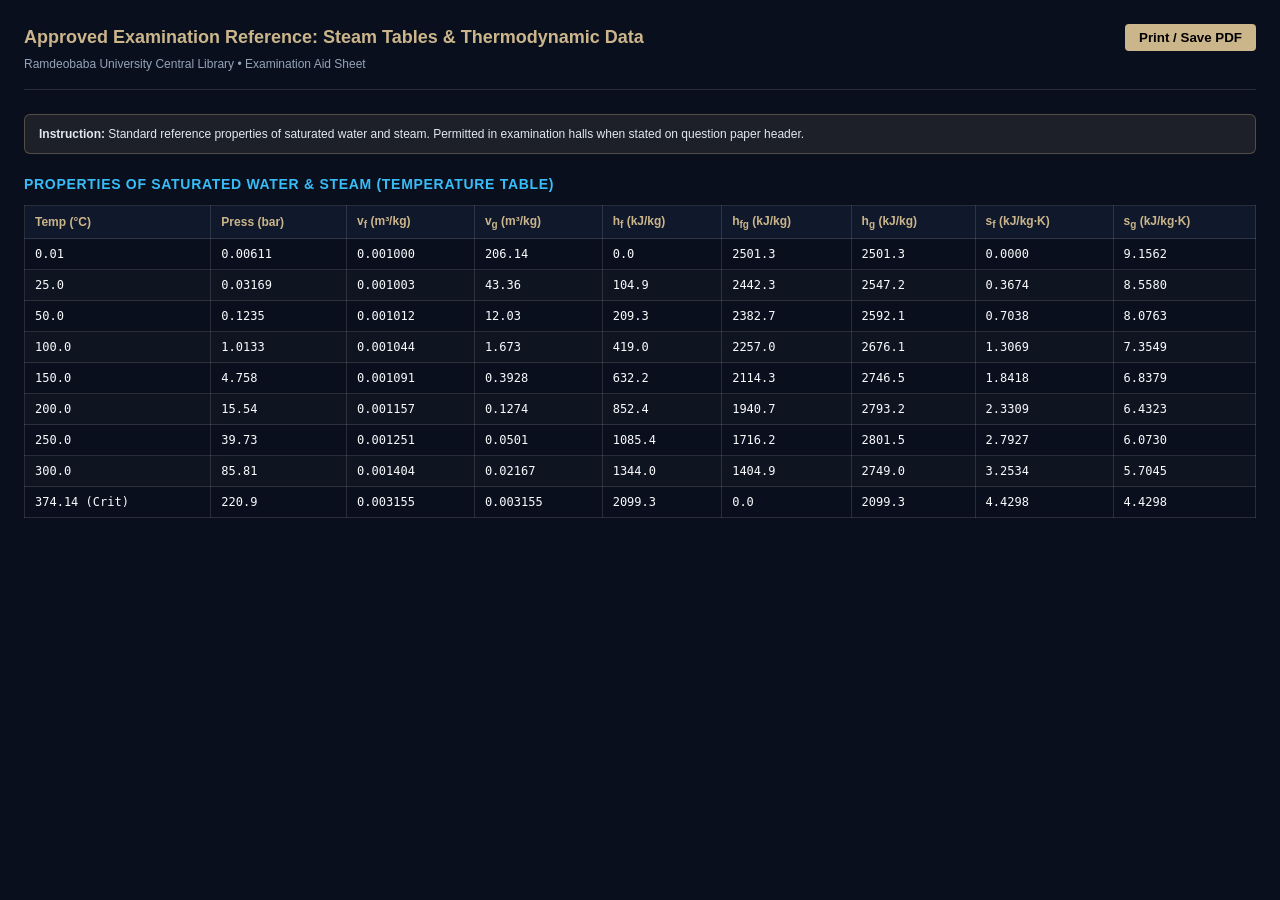
<file: web/references/steam_tables.html>
<!DOCTYPE html>
<html lang="en">
<head>
    <meta charset="UTF-8">
    <meta name="viewport" content="width=device-width, initial-scale=1.0">
    <title>Thermodynamic &amp; Steam Properties Reference &mdash; Ramdeobaba University</title>
    <style>
        :root {
            --bg: #0a0f1d;
            --surface: #10182b;
            --border: rgba(255, 255, 255, 0.12);
            --text: #f8fafc;
            --muted: #94a3b8;
            --gold: #cbb58b;
            --blue: #38bdf8;
        }
        body {
            font-family: -apple-system, BlinkMacSystemFont, "Segoe UI", Roboto, "Plus Jakarta Sans", sans-serif;
            background: var(--bg);
            color: var(--text);
            margin: 0;
            padding: 24px;
            font-size: 13px;
            line-height: 1.5;
        }
        .header {
            border-bottom: 1px solid var(--border);
            padding-bottom: 16px;
            margin-bottom: 24px;
            display: flex;
            justify-content: space-between;
            align-items: flex-start;
        }
        .title {
            font-size: 18px;
            font-weight: 700;
            color: var(--gold);
            margin: 0 0 4px 0;
        }
        .subtitle {
            color: var(--muted);
            font-size: 12px;
        }
        .notice {
            background: rgba(203, 181, 139, 0.1);
            border: 1px solid rgba(203, 181, 139, 0.3);
            border-radius: 6px;
            padding: 10px 14px;
            margin-bottom: 20px;
            font-size: 12px;
            color: #e2e8f0;
        }
        .section-title {
            font-size: 14px;
            font-weight: 600;
            color: var(--blue);
            margin: 20px 0 10px 0;
            text-transform: uppercase;
            letter-spacing: 0.05em;
        }
        table {
            width: 100%;
            border-collapse: collapse;
            margin-bottom: 24px;
            font-size: 12px;
        }
        th, td {
            border: 1px solid var(--border);
            padding: 6px 10px;
            text-align: left;
        }
        th {
            background: var(--surface);
            color: var(--gold);
            font-weight: 600;
        }
        tr:nth-child(even) {
            background: rgba(255, 255, 255, 0.02);
        }
        .mono {
            font-family: ui-monospace, Menlo, Consolas, monospace;
        }
        .print-btn {
            background: var(--gold);
            color: #000;
            border: none;
            padding: 6px 14px;
            border-radius: 4px;
            font-weight: 600;
            cursor: pointer;
        }
        @media print {
            body { background: #fff; color: #000; }
            th, td { border-color: #ccc; }
            th { background: #f0f0f0; color: #000; }
            .print-btn { display: none; }
        }
    </style>
</head>
<body>
    <div class="header">
        <div>
            <h1 class="title">Approved Examination Reference: Steam Tables &amp; Thermodynamic Data</h1>
            <div class="subtitle">Ramdeobaba University Central Library &bull; Examination Aid Sheet</div>
        </div>
        <button class="print-btn" onclick="window.print()">Print / Save PDF</button>
    </div>

    <div class="notice">
        <strong>Instruction:</strong> Standard reference properties of saturated water and steam. Permitted in examination halls when stated on question paper header.
    </div>

    <div class="section-title">Properties of Saturated Water &amp; Steam (Temperature Table)</div>
    <table>
        <thead>
            <tr>
                <th>Temp (&deg;C)</th>
                <th>Press (bar)</th>
                <th>v<sub>f</sub> (m&sup3;/kg)</th>
                <th>v<sub>g</sub> (m&sup3;/kg)</th>
                <th>h<sub>f</sub> (kJ/kg)</th>
                <th>h<sub>fg</sub> (kJ/kg)</th>
                <th>h<sub>g</sub> (kJ/kg)</th>
                <th>s<sub>f</sub> (kJ/kg&middot;K)</th>
                <th>s<sub>g</sub> (kJ/kg&middot;K)</th>
            </tr>
        </thead>
        <tbody class="mono">
            <tr><td>0.01</td><td>0.00611</td><td>0.001000</td><td>206.14</td><td>0.0</td><td>2501.3</td><td>2501.3</td><td>0.0000</td><td>9.1562</td></tr>
            <tr><td>25.0</td><td>0.03169</td><td>0.001003</td><td>43.36</td><td>104.9</td><td>2442.3</td><td>2547.2</td><td>0.3674</td><td>8.5580</td></tr>
            <tr><td>50.0</td><td>0.1235</td><td>0.001012</td><td>12.03</td><td>209.3</td><td>2382.7</td><td>2592.1</td><td>0.7038</td><td>8.0763</td></tr>
            <tr><td>100.0</td><td>1.0133</td><td>0.001044</td><td>1.673</td><td>419.0</td><td>2257.0</td><td>2676.1</td><td>1.3069</td><td>7.3549</td></tr>
            <tr><td>150.0</td><td>4.758</td><td>0.001091</td><td>0.3928</td><td>632.2</td><td>2114.3</td><td>2746.5</td><td>1.8418</td><td>6.8379</td></tr>
            <tr><td>200.0</td><td>15.54</td><td>0.001157</td><td>0.1274</td><td>852.4</td><td>1940.7</td><td>2793.2</td><td>2.3309</td><td>6.4323</td></tr>
            <tr><td>250.0</td><td>39.73</td><td>0.001251</td><td>0.0501</td><td>1085.4</td><td>1716.2</td><td>2801.5</td><td>2.7927</td><td>6.0730</td></tr>
            <tr><td>300.0</td><td>85.81</td><td>0.001404</td><td>0.02167</td><td>1344.0</td><td>1404.9</td><td>2749.0</td><td>3.2534</td><td>5.7045</td></tr>
            <tr><td>374.14 (Crit)</td><td>220.9</td><td>0.003155</td><td>0.003155</td><td>2099.3</td><td>0.0</td><td>2099.3</td><td>4.4298</td><td>4.4298</td></tr>
        </tbody>
    </table>
</body>
</html>
</file>
<file: web/style.css>
/* ==========================================================================
   Ramdeobaba University Question Papers — Official Archive Stylesheet
   Authentic Institutional Academic Design
   ========================================================================== */

:root {
    /* Official Ramdeobaba University Palette (Directly from rbunagpur.in) */
    --bg-base: #00173c;
    --bg-surface: #071f49;
    --bg-surface-hover: #0c2b64;
    --bg-elevated: #11377d;

    --border-light: rgba(255, 255, 255, 0.08);
    --border-strong: rgba(255, 255, 255, 0.18);
    --border-focus: #F36F27;

    --text-main: #f8fafc;
    --text-muted: #94a3b8;
    --text-subtle: #64748b;

    /* Official rbunagpur.in Colors */
    --brand-rbu-orange: #F36F27;
    --brand-rbu-orange-soft: rgba(243, 111, 39, 0.15);
    --brand-rbu-navy: #104474;
    --brand-rbu-navy-soft: rgba(16, 68, 116, 0.25);
    --brand-gold: #cbb58b;
    --brand-gold-soft: rgba(203, 181, 139, 0.15);
    --brand-blue: #38bdf8;

    /* Scheme Badges */
    --scheme-rbu: #F36F27;
    --scheme-rbu-bg: rgba(243, 111, 39, 0.15);
    --scheme-cbcs: #38bdf8;
    --scheme-cbcs-bg: rgba(56, 189, 248, 0.12);
    --scheme-precbcs: #94a3b8;
    --scheme-precbcs-bg: rgba(148, 163, 184, 0.12);

    --tag-regular: #10b981;
    --tag-makeup: #f59e0b;

    --font-heading: "Playfair Display", Georgia, serif;
    --font-sans: "Plus Jakarta Sans", -apple-system, BlinkMacSystemFont, "Segoe UI", Roboto, sans-serif;
    --font-mono: "JetBrains Mono", ui-monospace, Menlo, Consolas, monospace;
}

* {
    box-sizing: border-box;
    margin: 0;
    padding: 0;
    scrollbar-width: thin;
    scrollbar-color: rgba(255, 255, 255, 0.2) transparent;
}

*::-webkit-scrollbar {
    width: 6px;
    height: 6px;
}

*::-webkit-scrollbar-track {
    background: transparent;
}

*::-webkit-scrollbar-thumb {
    background: rgba(255, 255, 255, 0.18);
    border-radius: 4px;
}

*::-webkit-scrollbar-thumb:hover {
    background: var(--brand-rbu-orange);
}

.portal-title-mobile {
    display: none;
}

.mobile-bottom-bar {
    display: none;
}

.reader-back-btn {
    display: none;
}

body {
    background-color: var(--bg-base);
    color: var(--text-main);
    font-family: var(--font-sans);
    font-size: 14px;
    line-height: 1.55;
    min-height: 100vh;
    -webkit-font-smoothing: antialiased;
}

.site-container {
    min-height: 100vh;
    display: flex;
    flex-direction: column;
}

/* Header */
.site-header {
    background: #090c13;
    border-bottom: 1px solid var(--border-light);
    position: sticky;
    top: 0;
    z-index: 50;
}

.header-inner {
    max-width: 1240px;
    margin: 0 auto;
    padding: 14px 24px;
    display: flex;
    justify-content: space-between;
    align-items: center;
}

.brand-link {
    display: flex;
    align-items: center;
    gap: 14px;
    text-decoration: none;
    color: inherit;
}

.university-crest-wrap {
    width: 42px;
    height: 42px;
    border-radius: 8px;
    background: rgba(255, 255, 255, 0.05);
    border: 1px solid rgba(203, 181, 139, 0.35);
    display: flex;
    align-items: center;
    justify-content: center;
    overflow: hidden;
    flex-shrink: 0;
}

.university-crest-img {
    width: 32px;
    height: 32px;
    object-fit: contain;
}

.brand-info {
    display: flex;
    flex-direction: column;
}

.portal-title {
    font-family: var(--font-heading);
    font-size: 18px;
    font-weight: 600;
    letter-spacing: 0.01em;
    color: #ffffff;
    line-height: 1.25;
}


.header-nav {
    display: flex;
    align-items: center;
    gap: 10px;
}

.nav-btn {
    padding: 6px 14px;
    background: transparent;
    border: 1px solid var(--border-light);
    border-radius: 6px;
    color: var(--text-muted);
    font-size: 12px;
    font-weight: 500;
    cursor: pointer;
    text-decoration: none;
    display: inline-flex;
    align-items: center;
    gap: 6px;
    transition: all 0.15s ease;
}

.nav-btn:hover {
    color: #ffffff;
    border-color: var(--border-strong);
    background: var(--bg-surface);
}

/* Main Content */
.site-main {
    max-width: 1240px;
    width: 100%;
    margin: 0 auto;
    padding: 28px 24px 60px;
    flex: 1;
}

/* Search Box */
.search-container {
    margin-bottom: 24px;
    display: flex;
    flex-direction: column;
    gap: 6px;
}

.search-input-wrap {
    position: relative;
    display: flex;
    align-items: center;
}

.search-icon {
    position: absolute;
    left: 16px;
    color: var(--text-subtle);
    pointer-events: none;
}

.search-input-wrap input {
    width: 100%;
    height: 48px;
    padding: 0 44px 0 46px;
    background: var(--bg-surface);
    border: 1px solid var(--border-light);
    border-radius: 8px;
    font-family: var(--font-sans);
    font-size: 14px;
    color: #ffffff;
    transition: border-color 0.15s ease, background-color 0.15s ease;
}

.search-input-wrap input:focus {
    outline: none;
    border-color: var(--border-focus);
    background: #0d121c;
}

.search-hotkey {
    position: absolute;
    right: 14px;
    padding: 3px 7px;
    background: var(--bg-elevated);
    border: 1px solid var(--border-light);
    border-radius: 4px;
    font-family: var(--font-mono);
    font-size: 11px;
    color: var(--text-subtle);
    pointer-events: none;
}

.search-clear-btn {
    position: absolute;
    right: 14px;
    background: transparent;
    border: none;
    color: var(--text-muted);
    cursor: pointer;
    padding: 4px;
    border-radius: 4px;
    display: flex;
    align-items: center;
    justify-content: center;
}

.search-clear-btn:hover {
    color: #ffffff;
}

.search-suggestion-bar {
    padding: 2px 6px;
    font-size: 12px;
    color: var(--text-muted);
}

.suggestion-text {
    cursor: pointer;
    color: var(--brand-blue);
    text-decoration: underline;
}

/* Quick Jump 2-Step Dropdowns */
.quick-jump-strip {
    display: flex;
    align-items: center;
    gap: 10px;
    padding: 8px 14px;
    background: var(--bg-surface);
    border: 1px solid var(--border-light);
    border-radius: 8px;
    margin-top: 4px;
}

.quick-jump-label {
    font-size: 11px;
    font-weight: 600;
    color: var(--text-muted);
    text-transform: uppercase;
    letter-spacing: 0.05em;
    white-space: nowrap;
}

.quick-jump-controls {
    display: flex;
    align-items: center;
    gap: 8px;
    flex: 1;
    flex-wrap: wrap;
}

.quick-select {
    flex: 1;
    min-width: 170px;
    height: 34px;
    padding: 0 10px;
    background: var(--bg-base);
    border: 1px solid var(--border-light);
    border-radius: 6px;
    color: #ffffff;
    font-size: 12px;
    font-family: var(--font-sans);
    cursor: pointer;
    transition: border-color 0.15s ease;
}

.quick-select:focus {
    outline: none;
    border-color: var(--brand-rbu-orange);
}

.quick-select:disabled {
    opacity: 0.45;
    cursor: not-allowed;
}

.quick-go-btn {
    height: 34px;
    padding: 0 16px;
    background: var(--brand-rbu-orange);
    border: 1px solid var(--brand-rbu-orange);
    border-radius: 6px;
    color: #ffffff;
    font-size: 12px;
    font-weight: 600;
    cursor: pointer;
    display: inline-flex;
    align-items: center;
    justify-content: center;
    transition: all 0.15s ease;
    white-space: nowrap;
}

.quick-go-btn:hover:not(:disabled) {
    background: #e05e19;
    border-color: #e05e19;
}

.quick-go-btn:disabled {
    opacity: 0.4;
    cursor: not-allowed;
    background: var(--bg-base);
    border-color: var(--border-light);
    color: var(--text-muted);
}

/* ==========================================================================
   STARRED SUBJECTS SHELF (FEATURE 6)
   ========================================================================== */

.starred-shelf {
    background: var(--bg-surface);
    border: 1px solid var(--border-light);
    border-left: 3px solid var(--brand-gold);
    border-radius: 8px;
    padding: 16px 20px;
    margin-bottom: 24px;
    display: flex;
    flex-direction: column;
    gap: 12px;
}

.shelf-header {
    display: flex;
    justify-content: space-between;
    align-items: center;
    flex-wrap: wrap;
    gap: 8px;
}

.shelf-title-wrap {
    display: flex;
    align-items: center;
    gap: 8px;
}

.shelf-title {
    font-size: 14px;
    font-weight: 600;
    color: #ffffff;
}

.shelf-subtitle {
    font-size: 12px;
    color: var(--text-muted);
}

.starred-cards-grid {
    display: grid;
    grid-template-columns: repeat(3, 1fr);
    gap: 12px;
}

@media (max-width: 900px) {
    .starred-cards-grid {
        grid-template-columns: repeat(2, 1fr);
    }
}

@media (max-width: 600px) {
    .starred-cards-grid {
        grid-template-columns: 1fr;
    }
}

.starred-chip {
    background: var(--bg-base);
    border: 1px solid var(--border-light);
    border-radius: 6px;
    padding: 10px 14px;
    display: flex;
    justify-content: space-between;
    align-items: center;
    cursor: pointer;
    text-decoration: none;
    color: inherit;
    transition: all 0.15s ease;
}

.starred-chip:hover {
    border-color: var(--border-strong);
    background: var(--bg-surface-hover);
}

.starred-chip-info {
    display: flex;
    flex-direction: column;
    overflow: hidden;
}

.starred-chip-title {
    font-size: 13px;
    font-weight: 600;
    color: #ffffff;
    white-space: nowrap;
    overflow: hidden;
    text-overflow: ellipsis;
}

.starred-chip-sub {
    font-size: 11px;
    color: var(--text-muted);
}

.starred-chip-unstar {
    background: transparent;
    border: none;
    color: var(--brand-gold);
    cursor: pointer;
    font-size: 16px;
    padding: 2px 6px;
}

/* ==========================================================================
   VIEW 1: DEPARTMENTS & BRANCHES (LANDING SCREEN)
   ========================================================================== */

.departments-view {
    display: flex;
    flex-direction: column;
    gap: 20px;
}

.departments-heading {
    text-align: left;
    margin-bottom: 2px;
}

.view-title {
    font-family: var(--font-heading);
    font-size: 26px;
    font-weight: 600;
    color: #ffffff;
    letter-spacing: 0.01em;
    margin-bottom: 2px;
}

.view-description {
    font-size: 14px;
    color: var(--text-muted);
}

/* Discipline Filters */
.discipline-filters {
    display: flex;
    flex-wrap: wrap;
    gap: 8px;
    padding-bottom: 4px;
}

.filter-pill {
    padding: 7px 15px;
    background: var(--bg-surface);
    border: 1px solid var(--border-light);
    border-radius: 6px;
    color: var(--text-muted);
    font-size: 13px;
    font-weight: 500;
    cursor: pointer;
    text-decoration: none;
    display: inline-flex;
    align-items: center;
    justify-content: center;
    transition: all 0.15s ease;
}

.filter-pill:hover {
    color: #ffffff;
    border-color: var(--border-strong);
}

.filter-pill.active {
    background: #ffffff;
    color: #090c13;
    border-color: #ffffff;
    font-weight: 600;
}

/* Departments Grid */
.departments-grid {
    display: grid;
    grid-template-columns: repeat(3, 1fr);
    gap: 16px;
}

@media (max-width: 1024px) {
    .departments-grid {
        grid-template-columns: repeat(2, 1fr);
    }
}

@media (max-width: 640px) {
    .departments-grid {
        grid-template-columns: 1fr;
    }
}

.department-card {
    background: var(--bg-surface);
    border: 1px solid var(--border-light);
    border-radius: 8px;
    padding: 20px;
    cursor: pointer;
    display: flex;
    flex-direction: column;
    justify-content: space-between;
    gap: 14px;
    text-decoration: none;
    color: inherit;
    transition: transform 0.15s ease, border-color 0.15s ease, background-color 0.15s ease;
}

.department-card:hover {
    transform: translateY(-2px);
    background: var(--bg-surface-hover);
    border-color: var(--border-strong);
    text-decoration: none;
    color: inherit;
}

.dept-card-top {
    display: flex;
    flex-direction: column;
    gap: 8px;
}

.dept-badge-row {
    display: flex;
    align-items: center;
    justify-content: space-between;
}

.dept-program-tag {
    font-size: 11px;
    text-transform: uppercase;
    letter-spacing: 0.05em;
    font-weight: 600;
    color: var(--brand-gold);
}

.dept-name {
    font-size: 16px;
    font-weight: 600;
    color: #ffffff;
    line-height: 1.35;
}

.dept-meta {
    font-size: 12px;
    color: var(--text-muted);
}

.dept-card-footer {
    display: flex;
    justify-content: space-between;
    align-items: center;
    padding-top: 12px;
    border-top: 1px solid var(--border-light);
}

.dept-count {
    font-size: 12px;
    font-weight: 500;
    color: var(--text-muted);
}

.dept-action-link {
    font-size: 12px;
    font-weight: 600;
    color: var(--brand-blue);
    display: flex;
    align-items: center;
    gap: 4px;
}

.department-card:hover .dept-action-link {
    color: #ffffff;
}

/* ==========================================================================
   VIEW 2: QUESTION PAPERS BROWSER
   ========================================================================== */

.papers-view {
    display: flex;
    flex-direction: column;
    gap: 20px;
}

.view-header {
    display: flex;
    justify-content: space-between;
    align-items: center;
    gap: 16px;
    flex-wrap: wrap;
}

.view-header-main {
    display: flex;
    align-items: center;
    gap: 16px;
    flex-wrap: wrap;
}

.view-header-actions {
    display: flex;
    align-items: center;
    gap: 10px;
}

.share-classpack-btn {
    display: inline-flex;
    align-items: center;
    gap: 8px;
    padding: 8px 16px;
    background: var(--bg-surface);
    border: 1px solid rgba(243, 111, 39, 0.4);
    border-radius: 6px;
    color: #ffffff;
    font-size: 13px;
    font-weight: 600;
    cursor: pointer;
    transition: all 0.15s ease;
}

.share-classpack-btn:hover {
    background: var(--brand-rbu-orange-soft);
    border-color: var(--brand-rbu-orange);
    transform: translateY(-1px);
}

.share-classpack-btn svg {
    color: var(--brand-rbu-orange);
}

.back-link-btn {
    display: inline-flex;
    align-items: center;
    gap: 6px;
    padding: 7px 12px;
    background: var(--bg-surface);
    border: 1px solid var(--border-light);
    border-radius: 6px;
    color: var(--text-muted);
    font-size: 12px;
    font-weight: 500;
    cursor: pointer;
    text-decoration: none;
    flex-shrink: 0;
    transition: all 0.15s ease;
}

.back-link-btn:hover {
    color: #ffffff;
    border-color: var(--border-strong);
}

.title-details {
    display: flex;
    flex-direction: column;
    gap: 2px;
}

.breadcrumb-trail {
    font-size: 12px;
    color: var(--text-subtle);
    display: flex;
    align-items: center;
    flex-wrap: wrap;
}

.crumb-link {
    color: var(--text-muted);
    text-decoration: none;
    transition: color 0.15s ease;
}

.crumb-link:hover {
    color: var(--brand-rbu-orange);
    text-decoration: underline;
}

.crumb-sep {
    color: var(--text-subtle);
    margin: 0 4px;
}

.active-crumb {
    color: #ffffff;
    font-weight: 500;
}

.selected-department-title {
    font-family: var(--font-heading);
    font-size: 24px;
    font-weight: 600;
    color: #ffffff;
}

/* History Navigation Controls (Back & Forward) */
.history-controls-group {
    display: inline-flex;
    align-items: center;
    gap: 4px;
    margin-right: 6px;
}

.history-nav-btn {
    width: 32px;
    height: 32px;
    border-radius: 6px;
    background: var(--bg-surface);
    border: 1px solid var(--border-light);
    color: var(--text-muted);
    display: inline-flex;
    align-items: center;
    justify-content: center;
    cursor: pointer;
    transition: all 0.15s ease;
}

.history-nav-btn:hover:not(:disabled) {
    color: #ffffff;
    border-color: var(--border-strong);
    background: var(--bg-surface-hover);
}

.history-nav-btn:disabled {
    opacity: 0.35;
    cursor: not-allowed;
}

/* Reader Paper Relative Nav Group */
.reader-paper-nav-group {
    display: inline-flex;
    align-items: center;
    gap: 4px;
}

.reader-ctrl-btn:disabled {
    opacity: 0.35;
    cursor: not-allowed;
}

/* ==========================================================================
   STREAMLINED EXPLORER WORKSPACE TOOLBAR
   ========================================================================== */

.explorer-toolbar-card {
    background: transparent;
    border: none;
    padding: 2px 0 10px;
    display: flex;
    flex-direction: column;
    gap: 8px;
}

.semester-strip {
    display: flex;
    align-items: center;
    gap: 12px;
    flex-wrap: wrap;
}

.strip-label {
    font-size: 11px;
    font-weight: 600;
    color: var(--text-muted);
    text-transform: uppercase;
    letter-spacing: 0.05em;
    flex-shrink: 0;
}

.semester-options {
    display: flex;
    flex-wrap: wrap;
    gap: 6px;
}

.sem-btn {
    padding: 6px 14px;
    background: var(--bg-surface);
    border: 1px solid var(--border-light);
    border-radius: 6px;
    color: var(--text-muted);
    font-size: 13px;
    cursor: pointer;
    text-decoration: none;
    display: inline-flex;
    align-items: center;
    justify-content: center;
    transition: all 0.15s;
}

.sem-btn:hover {
    color: #ffffff;
    border-color: var(--border-strong);
    background: var(--bg-surface-hover);
}

.sem-btn.active {
    background: var(--brand-rbu-orange);
    color: #ffffff;
    border-color: var(--brand-rbu-orange);
    font-weight: 600;
}

.sub-filters-strip {
    display: flex;
    align-items: center;
    justify-content: space-between;
    gap: 12px;
    flex-wrap: wrap;
    padding-top: 10px;
    border-top: 1px solid var(--border-light);
}

.filter-search-box {
    display: flex;
    align-items: center;
    gap: 8px;
    background: var(--bg-base);
    border: 1px solid var(--border-light);
    border-radius: 6px;
    padding: 0 12px;
    height: 36px;
    min-width: 250px;
    flex: 1;
    max-width: 380px;
    transition: border-color 0.15s ease;
}

.filter-search-box:focus-within {
    border-color: var(--brand-rbu-orange);
}

.filter-search-box svg {
    color: var(--text-subtle);
    flex-shrink: 0;
}

.filter-search-box input {
    background: transparent;
    border: none;
    outline: none;
    font-family: var(--font-sans);
    font-size: 12px;
    color: #ffffff;
    width: 100%;
}

.filter-search-box input::placeholder {
    color: var(--text-subtle);
}

.filter-selects-group {
    display: flex;
    align-items: center;
    gap: 8px;
    flex-wrap: wrap;
}

.compact-select {
    height: 36px;
    padding: 0 10px;
    background: var(--bg-base);
    border: 1px solid var(--border-light);
    border-radius: 6px;
    font-family: var(--font-sans);
    font-size: 12px;
    color: var(--text-muted);
    cursor: pointer;
    transition: border-color 0.15s ease;
}

.compact-select:hover,
.compact-select:focus {
    color: #ffffff;
    border-color: var(--border-strong);
    outline: none;
}

.compact-toggle {
    display: flex;
    height: 36px;
    background: var(--bg-base);
    border: 1px solid var(--border-light);
    border-radius: 6px;
    padding: 2px;
}

.compact-toggle .toggle-btn {
    padding: 0 10px;
    background: transparent;
    border: none;
    border-radius: 4px;
    color: var(--text-muted);
    font-size: 12px;
    font-weight: 500;
    cursor: pointer;
    transition: all 0.15s;
}

.compact-toggle .toggle-btn.active {
    background: var(--bg-elevated);
    color: #ffffff;
    font-weight: 600;
    border: 1px solid var(--border-light);
}

/* Results Status Bar */
.results-bar {
    padding: 0 2px;
}

.papers-count-text {
    font-size: 13px;
    font-weight: 500;
    color: var(--text-muted);
}

/* ==========================================================================
   SUBJECT-CENTRIC GROUPING (MINIMALIST LUXURY CARDS)
   ========================================================================== */

.subjects-container {
    display: flex;
    flex-direction: column;
    gap: 12px;
}

.subject-group-card {
    background: var(--bg-surface);
    border: 1px solid var(--border-light);
    border-radius: 8px;
    overflow: hidden;
    transition: border-color 0.15s ease, box-shadow 0.15s ease;
}

.subject-group-card:hover {
    border-color: var(--border-strong);
}

.subject-group-card.drawer-open {
    border-color: rgba(243, 111, 39, 0.4);
    box-shadow: 0 4px 20px rgba(0, 0, 0, 0.3);
}

.subject-group-header {
    padding: 14px 18px;
    display: flex;
    justify-content: space-between;
    align-items: flex-start;
    gap: 16px;
    cursor: pointer;
}

.subject-title-block {
    display: flex;
    flex-direction: column;
    gap: 4px;
    flex: 1;
    min-width: 0;
}

.subject-top-row {
    display: flex;
    align-items: center;
    gap: 8px;
    flex-wrap: wrap;
}

.subject-name {
    font-size: 16px;
    font-weight: 600;
    color: #ffffff;
    line-height: 1.3;
}

.subject-code-tag {
    font-family: var(--font-mono);
    font-size: 10px;
    padding: 1px 6px;
    border-radius: 4px;
    background: var(--bg-base);
    border: 1px solid var(--border-light);
    color: var(--brand-rbu-orange);
}

.subject-sub-meta {
    font-size: 12px;
    color: var(--text-muted);
    display: flex;
    align-items: center;
    gap: 6px;
    flex-wrap: wrap;
}

.meta-sem-badge {
    font-size: 11px;
    font-weight: 600;
    color: #ffffff;
    background: rgba(16, 68, 116, 0.35);
    border: 1px solid rgba(16, 68, 116, 0.6);
    padding: 1px 7px;
    border-radius: 4px;
}

.meta-dot {
    color: var(--border-strong);
}

/* Subject Header Right Actions */
.subject-header-actions {
    display: flex;
    align-items: center;
    gap: 6px;
    flex-shrink: 0;
}

.mini-share-btn {
    display: inline-flex;
    align-items: center;
    gap: 5px;
    padding: 6px 10px;
    border-radius: 5px;
    background: var(--bg-base);
    border: 1px solid var(--border-light);
    color: var(--text-muted);
    font-size: 11px;
    font-weight: 500;
    cursor: pointer;
    transition: all 0.15s ease;
}

.mini-share-btn:hover {
    color: #ffffff;
    border-color: var(--border-strong);
    background: var(--bg-elevated);
}

.star-btn {
    width: 32px;
    height: 32px;
    border-radius: 5px;
    background: transparent;
    border: 1px solid transparent;
    color: var(--text-subtle);
    display: inline-flex;
    align-items: center;
    justify-content: center;
    cursor: pointer;
    transition: all 0.15s ease;
}

.star-btn:hover {
    color: var(--brand-rbu-orange);
    border-color: var(--border-light);
    transform: scale(1.08);
}

.star-btn.starred {
    color: var(--brand-rbu-orange);
}

.expand-drawer-btn {
    display: inline-flex;
    align-items: center;
    gap: 6px;
    padding: 6px 12px;
    border-radius: 5px;
    background: var(--bg-elevated);
    border: 1px solid var(--border-light);
    color: #ffffff;
    font-size: 12px;
    font-weight: 500;
    cursor: pointer;
    transition: all 0.15s ease;
}

.expand-drawer-btn:hover {
    border-color: var(--brand-rbu-orange);
    background: var(--brand-rbu-orange-soft);
}

.expand-drawer-btn .chevron-icon {
    transition: transform 0.2s ease;
}

/* Expanded Papers Table / Drawer */
.subject-papers-drawer {
    border-top: 1px solid var(--border-light);
    background: var(--bg-base);
    padding: 10px 14px 12px;
    display: flex;
    flex-direction: column;
    gap: 8px;
}

.drawer-papers-list {
    display: flex;
    flex-direction: column;
    gap: 6px;
}

.session-paper-row {
    display: flex;
    justify-content: space-between;
    align-items: center;
    gap: 12px;
    padding: 10px 14px;
    border-radius: 6px;
    background: var(--bg-surface);
    border: 1px solid var(--border-light);
    cursor: pointer;
    transition: all 0.15s ease;
}

.session-paper-row:hover {
    background: rgba(243, 111, 39, 0.08);
    border-color: rgba(243, 111, 39, 0.4);
}

.session-paper-left {
    display: flex;
    align-items: center;
    gap: 10px;
    flex-wrap: wrap;
}

.exam-status-dot {
    width: 7px;
    height: 7px;
    border-radius: 50%;
    flex-shrink: 0;
}

.exam-status-dot.dot-reg {
    background: var(--brand-rbu-orange);
}

.exam-status-dot.dot-makeup {
    background: #94a3b8;
}

.session-paper-name-link {
    font-size: 13px;
    font-weight: 500;
    color: #ffffff;
    text-decoration: none;
    transition: color 0.15s ease;
}

.session-paper-row:hover .session-paper-name-link {
    color: var(--brand-rbu-orange);
}

.session-paper-right {
    display: flex;
    align-items: center;
    gap: 12px;
    flex-shrink: 0;
}

.paper-size {
    font-size: 11px;
    font-family: var(--font-mono);
    color: var(--text-subtle);
}

.paper-download-icon-btn {
    display: inline-flex;
    align-items: center;
    justify-content: center;
    width: 28px;
    height: 28px;
    border-radius: 6px;
    color: var(--text-muted);
    background: var(--bg-base);
    border: 1px solid var(--border-light);
    transition: all 0.15s ease;
    cursor: pointer;
    text-decoration: none;
}

.paper-download-icon-btn:hover {
    color: #ffffff;
    border-color: var(--brand-rbu-orange);
    background: var(--brand-rbu-orange-soft);
}

/* Flat Papers Grid (When Flat Mode is Active) */
.papers-grid {
    display: grid;
    grid-template-columns: repeat(3, 1fr);
    gap: 16px;
}

@media (max-width: 1024px) {
    .papers-grid {
        grid-template-columns: repeat(2, 1fr);
    }
}

@media (max-width: 640px) {
    .papers-grid {
        grid-template-columns: 1fr;
    }
}

.paper-card {
    background: var(--bg-surface);
    border: 1px solid var(--border-light);
    border-radius: 8px;
    padding: 18px;
    display: flex;
    flex-direction: column;
    justify-content: space-between;
    gap: 14px;
    transition: border-color 0.15s ease, transform 0.15s ease;
}

.paper-card:hover {
    border-color: var(--border-strong);
    transform: translateY(-2px);
    background: var(--bg-surface-hover);
}

.paper-card-body {
    display: flex;
    flex-direction: column;
    gap: 8px;
}

.paper-meta-top {
    display: flex;
    align-items: center;
    justify-content: space-between;
    font-size: 11px;
}

.exam-pill {
    padding: 2px 6px;
    border-radius: 4px;
    font-size: 10px;
    font-weight: 600;
    text-transform: uppercase;
    letter-spacing: 0.04em;
}

.exam-pill.Regular {
    background: rgba(52, 211, 153, 0.12);
    color: var(--tag-regular);
}

.exam-pill.Make-Up {
    background: rgba(251, 191, 36, 0.12);
    color: var(--tag-makeup);
}

.paper-size {
    color: var(--text-subtle);
    font-size: 11px;
}

.paper-title {
    font-size: 15px;
    font-weight: 600;
    color: #ffffff;
    line-height: 1.35;
}

.paper-sub-details {
    display: flex;
    flex-direction: column;
    gap: 2px;
    font-size: 12px;
    color: var(--text-muted);
}

.paper-card-actions {
    display: grid;
    grid-template-columns: 1.2fr 1fr 1fr;
    gap: 6px;
    padding-top: 12px;
    border-top: 1px solid var(--border-light);
}

.action-btn {
    height: 32px;
    border-radius: 4px;
    font-size: 11px;
    font-weight: 600;
    display: inline-flex;
    align-items: center;
    justify-content: center;
    gap: 4px;
    cursor: pointer;
    text-decoration: none;
    transition: all 0.15s ease;
}

.btn-read-online {
    background: #ffffff;
    color: #090c13;
    border: 1px solid #ffffff;
}

.btn-read-online:hover {
    background: #e2e8f0;
}

.btn-open-tab, .btn-download-pdf {
    background: var(--bg-base);
    color: var(--text-muted);
    border: 1px solid var(--border-light);
}

.btn-open-tab:hover, .btn-download-pdf:hover {
    color: #ffffff;
    border-color: var(--border-strong);
}

/* Empty State */
.empty-state {
    padding: 48px 16px;
    text-align: center;
    background: var(--bg-surface);
    border: 1px solid var(--border-light);
    border-radius: 8px;
    display: flex;
    flex-direction: column;
    align-items: center;
    gap: 8px;
}

.empty-state h3 {
    font-size: 16px;
    color: #ffffff;
}

.empty-state p {
    font-size: 13px;
    color: var(--text-muted);
    max-width: 440px;
}

.action-btn-primary {
    margin-top: 8px;
    padding: 8px 16px;
    background: #ffffff;
    color: #090c13;
    border: none;
    border-radius: 6px;
    font-size: 12px;
    font-weight: 600;
    cursor: pointer;
}

/* Pagination */
.pagination-bar {
    display: flex;
    justify-content: center;
    align-items: center;
    gap: 8px;
    margin-top: 24px;
}

.page-button {
    padding: 6px 12px;
    background: var(--bg-surface);
    border: 1px solid var(--border-light);
    border-radius: 4px;
    color: var(--text-muted);
    font-size: 12px;
    cursor: pointer;
    text-decoration: none;
    display: inline-flex;
    align-items: center;
    justify-content: center;
    transition: all 0.15s ease;
}

.page-button:hover:not(:disabled):not(.disabled) {
    color: #ffffff;
    border-color: var(--border-strong);
}

.page-button:disabled,
.page-button.disabled {
    opacity: 0.35;
    pointer-events: none;
    cursor: not-allowed;
}

.page-numbers-wrap {
    display: flex;
    align-items: center;
    gap: 4px;
}

.num-btn {
    width: 32px;
    height: 32px;
    display: flex;
    align-items: center;
    justify-content: center;
    border-radius: 4px;
    font-size: 12px;
    color: var(--text-muted);
    background: transparent;
    border: 1px solid transparent;
    cursor: pointer;
    text-decoration: none;
    transition: all 0.15s ease;
}

.num-btn:hover {
    color: #ffffff;
    border-color: var(--border-light);
}

.num-btn.active {
    background: var(--bg-elevated);
    border-color: var(--border-strong);
    color: #ffffff;
    font-weight: 600;
}



/* ==========================================================================
   READER MODAL & PDF.JS CANVAS VIEWER (FEATURE 5)
   ========================================================================== */

.reader-modal-overlay {
    position: fixed;
    top: 0;
    left: 0;
    right: 0;
    bottom: 0;
    background: rgba(0, 0, 0, 0.88);
    z-index: 100;
    display: flex;
    align-items: center;
    justify-content: center;
    padding: 16px;
}

.reader-modal-window {
    width: 100%;
    max-width: 1180px;
    height: 92vh;
    background: var(--bg-surface);
    border: 1px solid var(--border-strong);
    border-radius: 8px;
    display: flex;
    flex-direction: column;
    overflow: hidden;
    box-shadow: 0 24px 60px rgba(0, 0, 0, 0.9);
}

.reader-modal-bar {
    padding: 12px 18px;
    background: #090c13;
    border-bottom: 1px solid var(--border-light);
    display: flex;
    justify-content: space-between;
    align-items: center;
    gap: 16px;
}

.reader-paper-info {
    overflow: hidden;
}

.reader-paper-title {
    font-size: 15px;
    font-weight: 600;
    color: #ffffff;
    white-space: nowrap;
    overflow: hidden;
    text-overflow: ellipsis;
}

.reader-paper-sub {
    font-size: 11px;
    color: var(--text-muted);
}

.reader-modal-controls {
    display: flex;
    align-items: center;
    gap: 8px;
    flex-shrink: 0;
}

.reader-ctrl-btn {
    height: 32px;
    padding: 0 12px;
    background: var(--bg-surface);
    border: 1px solid var(--border-light);
    border-radius: 4px;
    font-size: 12px;
    font-weight: 500;
    color: var(--text-muted);
    display: inline-flex;
    align-items: center;
    gap: 6px;
    cursor: pointer;
    text-decoration: none;
    transition: all 0.15s;
}

.reader-ctrl-btn:hover {
    color: #ffffff;
    border-color: var(--border-strong);
}

.reader-close-btn {
    width: 32px;
    height: 32px;
    background: transparent;
    border: 1px solid transparent;
    border-radius: 4px;
    color: var(--text-muted);
    display: flex;
    align-items: center;
    justify-content: center;
    cursor: pointer;
    transition: all 0.15s;
}

.reader-close-btn:hover {
    color: #ffffff;
    background: rgba(255, 255, 255, 0.1);
}

/* Mobile Canvas Reader Toolbar */
.canvas-reader-toolbar {
    padding: 8px 16px;
    background: var(--bg-surface);
    border-bottom: 1px solid var(--border-light);
    display: flex;
    justify-content: center;
    align-items: center;
    gap: 12px;
    flex-wrap: wrap;
}

.canvas-tool-btn {
    padding: 4px 10px;
    background: var(--bg-base);
    border: 1px solid var(--border-light);
    border-radius: 4px;
    color: var(--text-muted);
    font-size: 12px;
    cursor: pointer;
}

.canvas-tool-btn:hover:not(:disabled) {
    color: #ffffff;
    border-color: var(--border-strong);
}

.canvas-tool-btn:disabled {
    opacity: 0.4;
    cursor: not-allowed;
}

.canvas-page-indicator, .canvas-zoom-text {
    font-size: 12px;
    color: var(--text-muted);
    font-family: var(--font-mono);
}

.canvas-zoom-group {
    display: flex;
    align-items: center;
    gap: 6px;
    margin-left: 12px;
    border-left: 1px solid var(--border-light);
    padding-left: 12px;
}

.reader-frame-body {
    flex: 1;
    background: #000000;
    position: relative;
    overflow: hidden;
}

.reader-frame-body iframe {
    width: 100%;
    height: 100%;
    border: none;
}

.reader-loading {
    position: absolute;
    top: 50%;
    left: 50%;
    transform: translate(-50%, -50%);
    display: flex;
    flex-direction: column;
    align-items: center;
    gap: 14px;
    z-index: 10;
    background: rgba(16, 68, 116, 0.95);
    padding: 22px 30px;
    border-radius: 12px;
    box-shadow: 0 10px 30px rgba(0, 0, 0, 0.35);
    backdrop-filter: blur(8px);
}

.reader-spinner {
    width: 36px;
    height: 36px;
    border: 3.5px solid rgba(255, 255, 255, 0.2);
    border-top-color: #F36F27;
    border-right-color: #ffffff;
    border-radius: 50%;
    animation: readerSpinAnim 0.75s cubic-bezier(0.4, 0, 0.2, 1) infinite;
}

@keyframes readerSpinAnim {
    to { transform: rotate(360deg); }
}

.reader-loading-text {
    font-size: 0.9rem;
    font-weight: 600;
    color: #ffffff;
    letter-spacing: 0.02em;
}

.canvas-viewer-wrap {
    width: 100%;
    height: 100%;
    overflow: auto;
    display: flex;
    justify-content: center;
    align-items: flex-start;
    padding: 16px;
    background: #0d1117;
}

#pdf-render-canvas {
    box-shadow: 0 4px 20px rgba(0, 0, 0, 0.7);
    border-radius: 4px;
    background: #ffffff;
}

/* ==========================================================================
   FEATURE 9: CURRICULUM SCHEME & SYLLABUS REVISION TAGS
   ========================================================================== */

.scheme-tag {
    font-family: var(--font-mono);
    font-size: 10px;
    font-weight: 600;
    padding: 2px 6px;
    border-radius: 3px;
    display: inline-flex;
    align-items: center;
    line-height: 1.2;
    letter-spacing: 0.03em;
    text-transform: uppercase;
}

.scheme-rbu {
    color: #fb923c;
    background: rgba(234, 88, 12, 0.12);
    border: 1px solid rgba(234, 88, 12, 0.3);
}

.scheme-cbcs {
    color: #38bdf8;
    background: rgba(2, 132, 199, 0.12);
    border: 1px solid rgba(2, 132, 199, 0.3);
}

.scheme-precbcs {
    color: #94a3b8;
    background: rgba(148, 163, 184, 0.12);
    border: 1px solid rgba(148, 163, 184, 0.25);
}

.scheme-archive {
    color: #64748b;
    background: rgba(100, 116, 139, 0.1);
    border: 1px solid rgba(100, 116, 139, 0.2);
}

/* ==========================================================================
   FEATURE 6: WHATSAPP & TELEGRAM CLASS PACK SHARE STYLES
   ========================================================================== */

.mini-share-btn {
    padding: 4px 8px;
    background: transparent;
    border: 1px solid var(--border-light);
    border-radius: 4px;
    font-size: 11px;
    color: var(--text-muted);
    cursor: pointer;
    display: inline-flex;
    align-items: center;
    gap: 4px;
    transition: all 0.15s;
}

.mini-share-btn:hover {
    color: #ffffff;
    border-color: var(--brand-rbu-orange);
    background: var(--brand-rbu-orange-soft);
}

.share-modal-overlay {
    position: fixed;
    top: 0;
    left: 0;
    right: 0;
    bottom: 0;
    background: rgba(0, 0, 0, 0.85);
    backdrop-filter: blur(4px);
    z-index: 200;
    display: flex;
    align-items: center;
    justify-content: center;
    padding: 16px;
}

.share-modal-window {
    width: 100%;
    max-width: 440px;
    background: #0d1527;
    border: 1px solid rgba(255, 255, 255, 0.15);
    border-radius: 10px;
    box-shadow: 0 20px 50px rgba(0, 0, 0, 0.85);
    overflow: hidden;
    display: flex;
    flex-direction: column;
}

.share-modal-header {
    padding: 16px 20px;
    background: #090e1a;
    border-bottom: 1px solid var(--border-light);
    display: flex;
    justify-content: space-between;
    align-items: center;
}

.share-title-group {
    display: flex;
    flex-direction: column;
    gap: 2px;
}

.share-title {
    font-size: 16px;
    font-weight: 600;
    color: #ffffff;
}

.share-subtitle {
    font-size: 11px;
    color: var(--text-muted);
}

.share-close-btn {
    width: 30px;
    height: 30px;
    background: transparent;
    border: none;
    color: var(--text-muted);
    border-radius: 4px;
    cursor: pointer;
    display: flex;
    align-items: center;
    justify-content: center;
    transition: all 0.15s;
}

.share-close-btn:hover {
    color: #ffffff;
    background: rgba(255, 255, 255, 0.1);
}

.share-modal-body {
    padding: 20px;
    display: flex;
    flex-direction: column;
    gap: 12px;
}

.share-actions-row {
    display: flex;
    flex-direction: column;
    gap: 10px;
}

.share-btn {
    padding: 12px 18px;
    border-radius: 6px;
    font-size: 13px;
    font-weight: 600;
    display: inline-flex;
    align-items: center;
    justify-content: center;
    gap: 10px;
    cursor: pointer;
    text-decoration: none;
    width: 100%;
    box-sizing: border-box;
    transition: all 0.15s ease;
}

.share-btn-copy {
    background: #ffffff;
    color: #090c13;
    border: 1px solid #ffffff;
}

.share-btn-copy:hover {
    background: #e2e8f0;
}

.share-btn-whatsapp {
    background: #128c7e;
    color: #ffffff;
    border: 1px solid rgba(255, 255, 255, 0.1);
}

.share-btn-whatsapp:hover {
    background: #075e54;
}

.share-btn-telegram {
    background: #229ed9;
    color: #ffffff;
    border: 1px solid rgba(255, 255, 255, 0.1);
}

.share-btn-telegram:hover {
    background: #1783b9;
}

/* ==========================================================================
   FEATURE 10: SUPPLEMENTARY / FORMULA SHEET ATTACHMENT SLOT
   ========================================================================== */

.supplementary-aid-slot {
    margin-top: 10px;
    padding: 12px 14px;
    background: rgba(203, 181, 139, 0.05);
    border: 1px dashed rgba(203, 181, 139, 0.3);
    border-radius: 6px;
    display: flex;
    justify-content: space-between;
    align-items: center;
    gap: 12px;
    flex-wrap: wrap;
}

.aid-slot-left {
    display: flex;
    align-items: flex-start;
    gap: 10px;
    font-size: 12px;
    flex: 1;
}

.aid-slot-left svg {
    color: var(--brand-gold);
    flex-shrink: 0;
    margin-top: 2px;
}

.aid-slot-text {
    display: flex;
    flex-direction: column;
    gap: 2px;
}

.aid-label {
    font-weight: 600;
    color: var(--brand-gold);
}

.aid-details {
    color: #e2e8f0;
}

.aid-note {
    font-size: 11px;
    color: var(--text-subtle);
}

.aid-view-btn {
    padding: 5px 12px;
    background: var(--bg-surface);
    border: 1px solid rgba(203, 181, 139, 0.4);
    border-radius: 4px;
    font-size: 11px;
    font-weight: 600;
    color: var(--brand-gold);
    cursor: pointer;
    display: inline-flex;
    align-items: center;
    gap: 4px;
    transition: all 0.15s ease;
    white-space: nowrap;
}

.aid-view-btn:hover {
    background: var(--brand-gold);
    color: #000000;
}

/* ==========================================================================
   NATIVE MOBILE APP USER EXPERIENCE (< 640px)
   Transforms responsive layout into a native app feel
   ========================================================================== */

@media (max-width: 640px) {
    /* Prevent any horizontal screen wobbling */
    html, body {
        overflow-x: hidden !important;
        max-width: 100vw;
        width: 100%;
        -webkit-tap-highlight-color: transparent;
    }

    .site-container {
        overflow-x: hidden;
        max-width: 100vw;
    }

    /* Top App Bar */
    .site-header {
        position: sticky;
        top: 0;
        z-index: 80;
        background: rgba(6, 12, 24, 0.96);
        backdrop-filter: blur(18px);
        -webkit-backdrop-filter: blur(18px);
        border-bottom: 1px solid rgba(255, 255, 255, 0.08);
    }

    .header-inner {
        padding: 8px 14px;
        min-height: 52px;
        gap: 8px;
    }

    .brand-link {
        gap: 10px;
        min-width: 0;
        flex: 1;
    }

    .university-crest-wrap {
        width: 34px;
        height: 34px;
        border-radius: 6px;
        flex-shrink: 0;
    }

    .university-crest-img {
        width: 26px;
        height: 26px;
    }

    .portal-title-full {
        display: none !important;
    }

    .portal-title-mobile {
        display: block !important;
        font-family: var(--font-heading);
        font-size: 17px;
        font-weight: 600;
        color: #ffffff;
        letter-spacing: 0.01em;
        white-space: nowrap;
        overflow: hidden;
        text-overflow: ellipsis;
    }

    #browse-depts-link {
        display: none !important;
    }

    .nav-btn {
        padding: 5px 10px;
        font-size: 11px;
    }

    /* Mobile Bottom App Navigation Bar */
    .mobile-bottom-bar {
        display: flex;
        position: fixed;
        bottom: 0;
        left: 0;
        right: 0;
        height: 58px;
        background: rgba(5, 11, 23, 0.96);
        backdrop-filter: blur(24px);
        -webkit-backdrop-filter: blur(24px);
        border-top: 1px solid rgba(255, 255, 255, 0.1);
        z-index: 95;
        justify-content: space-around;
        align-items: center;
        padding-bottom: env(safe-area-inset-bottom, 0);
        box-shadow: 0 -6px 24px rgba(0, 0, 0, 0.6);
    }

    .mobile-tab {
        flex: 1;
        display: flex;
        flex-direction: column;
        align-items: center;
        justify-content: center;
        gap: 3px;
        background: none;
        border: none;
        color: var(--text-muted);
        text-decoration: none;
        font-size: 10px;
        font-weight: 600;
        cursor: pointer;
        padding: 6px 0;
        transition: color 0.15s ease, transform 0.1s ease;
        -webkit-tap-highlight-color: transparent;
    }

    .mobile-tab:active {
        transform: scale(0.92);
    }

    .mobile-tab.active, .mobile-tab:hover {
        color: var(--brand-rbu-orange);
    }

    .mobile-tab-icon-wrap {
        position: relative;
        display: flex;
        align-items: center;
        justify-content: center;
    }

    .mobile-tab-badge {
        position: absolute;
        top: -4px;
        right: -8px;
        background: var(--brand-rbu-orange);
        color: #ffffff;
        font-size: 9px;
        font-weight: 700;
        padding: 1px 5px;
        border-radius: 10px;
        min-width: 14px;
        text-align: center;
    }

    /* Main Workspace Container on Mobile */
    .site-main {
        padding: 14px 12px 88px !important;
        max-width: 100vw;
        box-sizing: border-box;
    }

    /* Search Container */
    .search-container {
        margin-bottom: 14px;
    }

    .search-input-wrap {
        height: 44px;
        border-radius: 12px;
        background: rgba(9, 18, 36, 0.9);
        border: 1px solid rgba(255, 255, 255, 0.12);
        padding: 0 12px;
    }

    .search-input-wrap input {
        font-size: 14px;
    }

    .search-hotkey {
        display: none !important;
    }

    /* Category Discipline Filter Tabs: App Horizontal Rail */
    .discipline-filters {
        display: flex !important;
        flex-wrap: nowrap !important;
        overflow-x: auto !important;
        -webkit-overflow-scrolling: touch !important;
        scrollbar-width: none !important;
        gap: 8px !important;
        padding: 2px 2px 8px !important;
        margin-bottom: 14px !important;
    }

    .discipline-filters::-webkit-scrollbar {
        display: none !important;
    }

    .filter-pill {
        flex-shrink: 0;
        white-space: nowrap;
        padding: 8px 16px;
        font-size: 13px;
        border-radius: 20px;
    }

    /* Departments Grid: Single Column Touch Cards */
    .departments-grid {
        grid-template-columns: 1fr !important;
        gap: 12px;
    }

    .department-card {
        padding: 16px;
        border-radius: 14px;
        background: #081427;
        border: 1px solid rgba(255, 255, 255, 0.08);
        transition: transform 0.1s ease, background 0.15s ease;
    }

    .department-card:active {
        transform: scale(0.985);
        background: #0d1e38;
    }

    .dept-name {
        font-size: 16px;
        line-height: 1.3;
    }

    .dept-card-footer {
        padding-top: 10px;
        border-top: 1px solid rgba(255, 255, 255, 0.06);
    }

    /* Explorer Department Header */
    .view-header {
        margin-bottom: 12px;
    }

    .title-row {
        flex-direction: column;
        align-items: flex-start;
        gap: 8px;
    }

    .title-details {
        width: 100%;
    }

    .breadcrumb-trail {
        font-size: 11px;
        margin-bottom: 4px;
        white-space: nowrap;
        overflow: hidden;
        text-overflow: ellipsis;
    }

    .selected-department-title {
        font-size: 20px;
        line-height: 1.25;
    }

    .view-header-actions {
        width: 100%;
        margin-top: 4px;
    }

    .share-classpack-btn {
        width: 100%;
        justify-content: center;
        padding: 9px 16px;
        border-radius: 10px;
        font-size: 13px;
    }

    /* Explorer Toolbar Card */
    .explorer-toolbar-card {
        padding: 12px;
        border-radius: 12px;
        gap: 10px;
        background: #081427;
        border: 1px solid rgba(255, 255, 255, 0.08);
    }

    .semester-strip {
        flex-wrap: nowrap !important;
        overflow-x: auto !important;
        -webkit-overflow-scrolling: touch !important;
        scrollbar-width: none !important;
        gap: 6px;
        margin: 0 -4px;
        padding: 2px 4px 6px;
    }

    .semester-strip::-webkit-scrollbar {
        display: none;
    }

    .strip-label {
        display: none !important;
    }

    .semester-options {
        display: flex;
        flex-wrap: nowrap;
        gap: 6px;
    }

    .sem-btn {
        flex-shrink: 0;
        white-space: nowrap;
        padding: 7px 14px;
        border-radius: 18px;
        font-size: 12px;
    }

    /* Quick Jump on Mobile */
    .quick-jump-strip {
        flex-direction: column;
        align-items: stretch;
        gap: 8px;
        padding: 10px 12px;
    }

    .quick-jump-controls {
        flex-direction: column;
        align-items: stretch;
        gap: 8px;
        width: 100%;
    }

    .quick-select {
        width: 100%;
        min-width: 0;
        height: 38px;
        font-size: 13px;
    }

    .quick-go-btn {
        width: 100%;
        height: 38px;
        font-size: 13px;
    }

    /* Sub Filters on Mobile */
    .sub-filters-strip {
        display: none !important;
    }

    .results-meta-bar {
        font-size: 12px;
        padding: 0 4px;
    }

    /* Subject Group Cards: Native Touch Cards */
    .subject-group-card {
        border-radius: 12px;
        border: 1px solid rgba(255, 255, 255, 0.08);
        background: #081427;
        margin-bottom: 10px;
        overflow: hidden;
    }

    .subject-group-header {
        padding: 14px;
        gap: 10px;
        flex-direction: column;
        align-items: stretch;
    }

    .subject-top-row {
        justify-content: space-between;
        align-items: flex-start;
        width: 100%;
        gap: 8px;
    }

    .subject-name {
        font-size: 15px;
        line-height: 1.35;
        flex: 1;
    }

    .subject-sub-meta {
        font-size: 11px;
        gap: 5px;
        flex-wrap: wrap;
    }

    .subject-header-actions {
        display: flex;
        align-items: center;
        justify-content: space-between;
        width: 100%;
        border-top: 1px solid rgba(255, 255, 255, 0.05);
        padding-top: 8px;
        margin-top: 2px;
        gap: 8px;
    }

    .expand-drawer-btn {
        padding: 6px 14px;
        font-size: 12px;
        border-radius: 6px;
    }

    /* Drawer Paper Rows: Clean Mobile File Items (No horizontal overflow) */
    .subject-papers-drawer {
        padding: 10px;
        background: #040914;
        border-top: 1px solid rgba(255, 255, 255, 0.06);
    }

    .drawer-papers-list {
        gap: 8px;
    }

    .session-paper-row {
        flex-direction: row !important;
        align-items: center !important;
        justify-content: space-between !important;
        gap: 10px !important;
        padding: 10px 12px !important;
        border-radius: 8px !important;
        background: #081427 !important;
        border: 1px solid rgba(255, 255, 255, 0.06) !important;
        box-sizing: border-box !important;
        max-width: 100% !important;
        cursor: pointer !important;
    }

    .session-paper-left {
        justify-content: flex-start;
        gap: 8px;
        flex: 1;
        min-width: 0;
    }

    .session-paper-name-link {
        font-size: 13px;
        font-weight: 600;
        white-space: nowrap;
        overflow: hidden;
        text-overflow: ellipsis;
    }

    .session-paper-right {
        justify-content: flex-end !important;
        width: auto !important;
        border-top: none !important;
        padding-top: 0 !important;
        gap: 8px !important;
        flex-shrink: 0;
    }

    .supplementary-aid-slot {
        padding: 10px;
        flex-direction: column;
        align-items: stretch;
        gap: 8px;
    }

    .aid-view-btn {
        width: 100%;
        justify-content: center;
        padding: 8px;
    }

    /* Mobile PDF Reader Modal: Full Screen Native App Experience */
    .reader-modal-overlay {
        padding: 0 !important;
        background: #040814 !important;
    }

    .reader-modal-window {
        width: 100vw !important;
        max-width: 100vw !important;
        height: 100vh !important;
        height: 100dvh !important;
        border-radius: 0 !important;
        border: none !important;
    }

    .reader-modal-bar {
        padding: 8px 12px !important;
        min-height: 52px !important;
        background: #060e1e !important;
        border-bottom: 1px solid rgba(255, 255, 255, 0.08) !important;
        gap: 8px !important;
    }

    .reader-back-btn {
        display: flex !important;
        align-items: center;
        justify-content: center;
        width: 36px;
        height: 36px;
        border-radius: 8px;
        background: rgba(255, 255, 255, 0.08);
        border: 1px solid rgba(255, 255, 255, 0.12);
        color: #ffffff;
        cursor: pointer;
        flex-shrink: 0;
    }

    .reader-paper-title {
        font-size: 13px !important;
        max-width: 180px !important;
    }

    .reader-paper-sub {
        font-size: 10px !important;
    }

    .reader-paper-nav-group {
        display: none !important;
    }

    #viewer-toggle-btn {
        display: none !important;
    }

    #modal-open-tab, #modal-download {
        padding: 6px 8px !important;
        font-size: 11px !important;
    }

    #modal-close {
        display: none !important;
    }

    /* Floating Canvas Dock on Mobile */
    .canvas-reader-toolbar {
        position: fixed !important;
        bottom: 20px !important;
        left: 50% !important;
        transform: translateX(-50%) !important;
        z-index: 105 !important;
        background: rgba(6, 13, 27, 0.94) !important;
        backdrop-filter: blur(18px) !important;
        -webkit-backdrop-filter: blur(18px) !important;
        border: 1px solid rgba(255, 255, 255, 0.16) !important;
        border-radius: 28px !important;
        padding: 5px 12px !important;
        box-shadow: 0 8px 30px rgba(0, 0, 0, 0.7) !important;
        gap: 6px !important;
        width: auto !important;
        max-width: 92vw !important;
    }

    .canvas-tool-btn {
        padding: 5px 10px !important;
        border-radius: 16px !important;
        font-size: 11px !important;
    }

    .canvas-viewer-wrap {
        padding: 10px 4px 80px !important;
        overflow-x: hidden !important;
        width: 100% !important;
        box-sizing: border-box !important;
    }

    #pdf-render-canvas {
        max-width: 100% !important;
        height: auto !important;
        border-radius: 4px;
        box-shadow: 0 4px 20px rgba(0, 0, 0, 0.7);
    }
}
</file>
